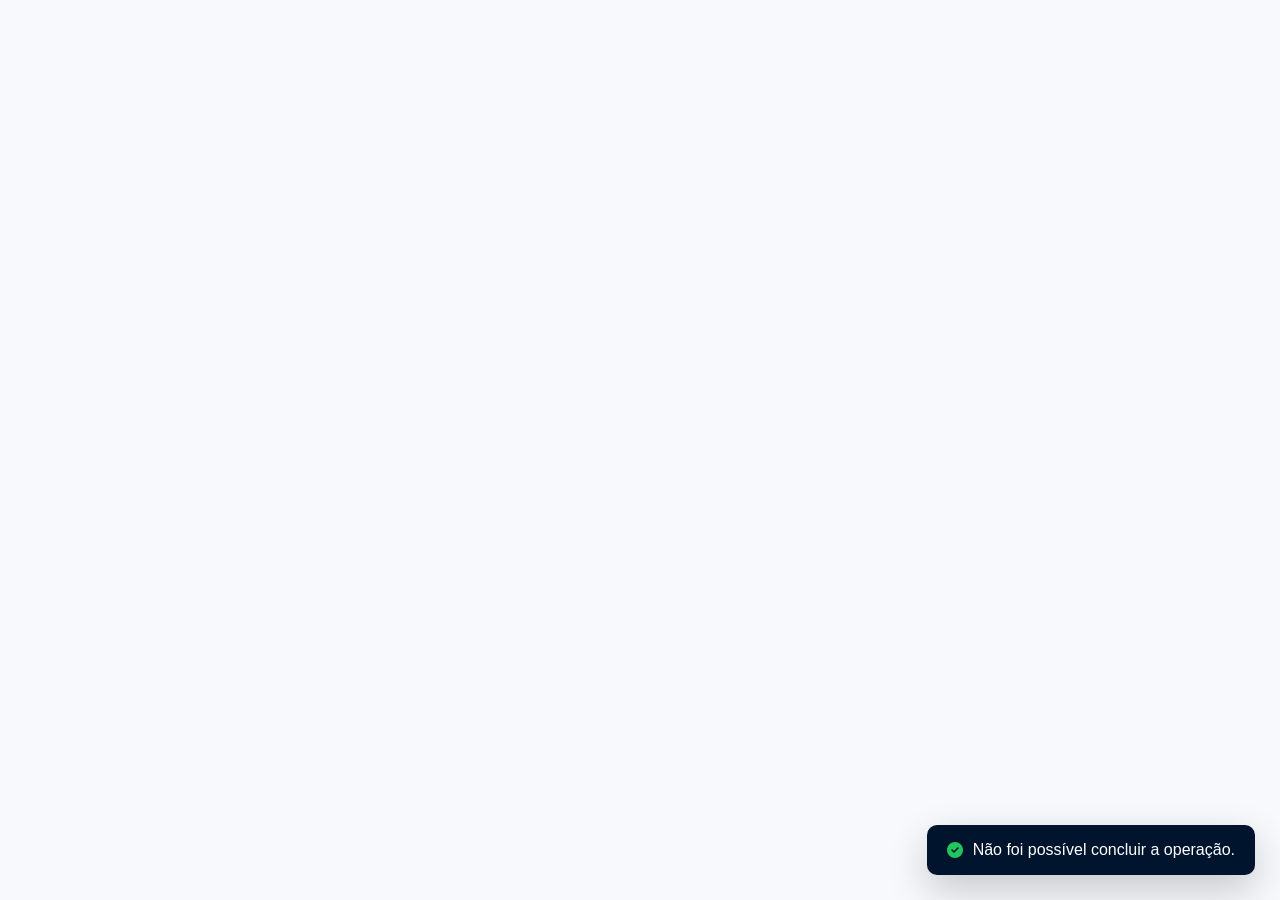
<file: admin.html>
<!DOCTYPE html>
<html lang="pt-BR">

<head>

    <meta charset="UTF-8">

    <meta name="viewport" content="width=device-width, initial-scale=1.0">

    <meta name="robots" content="noindex, nofollow">
    <meta name="theme-color" content="#065eb8">
    <title>Administração | VANLOC</title>

    <link rel="icon" href="favicon.ico?v=2" sizes="any">
    <link rel="icon" type="image/png" sizes="32x32" href="favicon-32.png?v=2">
    <link rel="apple-touch-icon" sizes="180x180" href="apple-touch-icon.png?v=2">

    <link rel="stylesheet" href="style.css?v=2026101702">

    <link
        rel="stylesheet"
        href="https://cdnjs.cloudflare.com/ajax/libs/font-awesome/6.5.2/css/all.min.css"
    >

</head>


<body class="corpo-painel">


<!-- =====================================================
ACESSO (login / instalação)
===================================================== -->

<div id="adminAcesso" class="admin-acesso" style="display:none">

    <div class="admin-acesso-card">

        <div class="admin-acesso-logo">
            <picture><source srcset="img/logo-vanloc.webp" type="image/webp"><img class="logo-completo" src="img/logo-vanloc.png" alt="VANLOC Transportes" width="190" height="112"></picture>
        </div>

        <!-- Login -->

        <form id="formAdminLogin" style="display:none">

            <h1>Administração</h1>
            <p class="subtitulo">Entre com sua conta de administrador.</p>

            <label for="adminEmail">Email</label>
            <input type="email" id="adminEmail" autocomplete="username" required>

            <label for="adminSenha">Senha</label>
            <input type="password" id="adminSenha" autocomplete="current-password" required>

            <button type="submit" class="btn-salvar-plano">Entrar</button>

        </form>

        <!-- Primeiro acesso -->

        <form id="formAdminInstalar" style="display:none">

            <h1>Criar administrador</h1>
            <p class="subtitulo">
                Primeiro acesso ao painel. Informe a chave de instalação
                definida em <code>api/config.php</code>.
            </p>

            <label for="instalarChave">Chave de instalação</label>
            <input type="password" id="instalarChave" autocomplete="off" required>

            <label for="instalarNome">Seu nome</label>
            <input type="text" id="instalarNome" maxlength="120" required>

            <label for="instalarEmail">Email</label>
            <input type="email" id="instalarEmail" autocomplete="username" required>

            <label for="instalarSenha">Senha (mínimo 8 caracteres)</label>
            <input type="password" id="instalarSenha" minlength="8" autocomplete="new-password" required>

            <button type="submit" class="btn-salvar-plano">Criar e entrar</button>

        </form>

        <a class="admin-voltar" href="index.html">
            <i class="fa-solid fa-arrow-left"></i>
            Voltar ao site
        </a>

    </div>

</div>



<!-- =====================================================
PAINEL
===================================================== -->

<div id="adminPainel" class="painel-wrapper" style="display:none">


    <aside class="painel-sidebar">

        <div class="painel-logo">
            <picture><source srcset="img/logo-vanloc-horizontal-claro.webp" type="image/webp"><img class="logo-marca logo-marca-painel" src="img/logo-vanloc-horizontal-claro.png" alt="VANLOC Transportes" width="200" height="39"></picture>
        </div>

        <p class="painel-logo-legenda">Administração</p>

        <nav class="painel-nav">

            <button class="painel-nav-item ativo" data-aba="resumo" onclick="adminAba('resumo')">
                <i class="fa-solid fa-chart-line"></i>
                Visão geral
            </button>

            <button class="painel-nav-item" data-aba="reservas" onclick="adminAba('reservas')">
                <i class="fa-solid fa-ticket"></i>
                Reservas
                <span id="adminBadgePendentes" class="badge-contador" style="display:none">0</span>
            </button>

            <button class="painel-nav-item" data-aba="viagens" onclick="adminAba('viagens')">
                <i class="fa-solid fa-route"></i>
                Viagens
            </button>

            <button class="painel-nav-item" data-aba="entregas" onclick="adminAba('entregas')">
                <i class="fa-solid fa-box"></i>
                Entregas
            </button>

            <button class="painel-nav-item" data-aba="motoristas" onclick="adminAba('motoristas')">
                <i class="fa-solid fa-id-card"></i>
                Motoristas
            </button>

            <button class="painel-nav-item" data-aba="passageiros" onclick="adminAba('passageiros')">
                <i class="fa-solid fa-users"></i>
                Passageiros
            </button>

            <button class="painel-nav-item" data-aba="admins" onclick="adminAba('admins')">
                <i class="fa-solid fa-user-shield"></i>
                Administradores
            </button>

        </nav>

        <div class="painel-sidebar-rodape">

            <a href="index.html" target="_blank" rel="noopener">
                <i class="fa-solid fa-arrow-up-right-from-square"></i>
                Ver o site
            </a>

            <button onclick="adminSair()">
                <i class="fa-solid fa-right-from-bracket"></i>
                Sair
            </button>

        </div>

    </aside>



    <main class="painel-conteudo">

        <header class="painel-topo">
            <div>
                <h1 id="adminSaudacao">Olá!</h1>
                <p>Acompanhe e gerencie toda a plataforma VANLOC.</p>
            </div>
        </header>


        <!-- =================================================
        VISÃO GERAL
        ================================================= -->

        <section id="adminAbaResumo" class="painel-aba">

            <div class="stats-grid">

                <div class="stat-card">
                    <i class="fa-solid fa-users"></i>
                    <div>
                        <strong id="resPassageiros">0</strong>
                        <span id="resPassageirosNovos">Passageiros</span>
                    </div>
                </div>

                <div class="stat-card">
                    <i class="fa-solid fa-id-card"></i>
                    <div>
                        <strong id="resMotoristas">0</strong>
                        <span id="resMotoristasNovos">Motoristas</span>
                    </div>
                </div>

                <div class="stat-card">
                    <i class="fa-solid fa-route"></i>
                    <div>
                        <strong id="resViagens">0</strong>
                        <span>Viagens ativas</span>
                    </div>
                </div>

                <div class="stat-card">
                    <i class="fa-solid fa-sack-dollar"></i>
                    <div>
                        <strong id="resReceita">R$ 0,00</strong>
                        <span>Em reservas confirmadas</span>
                    </div>
                </div>

            </div>


            <div class="admin-duas-colunas">

                <div class="painel-card">
                    <h2>Reservas por status</h2>
                    <div id="resStatus" class="admin-barras"></div>
                </div>

                <div class="painel-card">
                    <h2>Rotas mais procuradas</h2>
                    <div id="resRotas"></div>
                </div>

            </div>


            <div class="painel-card">
                <h2>Últimas reservas</h2>
                <div id="resUltimas" class="admin-tabela-wrap"></div>
            </div>

        </section>


        <!-- =================================================
        RESERVAS
        ================================================= -->

        <section id="adminAbaReservas" class="painel-aba" style="display:none">

            <div class="painel-card">

                <div class="admin-filtros">
                    <h2>Reservas</h2>
                    <input type="search" id="filtroReservasQ" placeholder="Código, passageiro, motorista ou cidade">
                    <select id="filtroReservasStatus">
                        <option value="">Todos os status</option>
                        <option value="solicitada">Aguardando motorista</option>
                        <option value="confirmada">Confirmadas</option>
                        <option value="recusada">Recusadas</option>
                        <option value="cancelada">Canceladas</option>
                    </select>
                </div>

                <div id="listaAdminReservas" class="admin-tabela-wrap"></div>

            </div>

        </section>


        <!-- =================================================
        VIAGENS
        ================================================= -->

        <section id="adminAbaViagens" class="painel-aba" style="display:none">

            <div class="painel-card">

                <div class="admin-filtros">
                    <h2>Viagens</h2>
                    <input type="search" id="filtroViagensQ" placeholder="Origem, destino ou motorista">
                    <select id="filtroViagensStatus">
                        <option value="">Todas</option>
                        <option value="ativa" selected>Ativas</option>
                        <option value="encerrada">Encerradas</option>
                        <option value="cancelada">Canceladas</option>
                    </select>
                </div>

                <div id="listaAdminViagens" class="admin-tabela-wrap"></div>

            </div>

        </section>


        <!-- =================================================
        ENTREGAS
        ================================================= -->

        <section id="adminAbaEntregas" class="painel-aba" style="display:none">

            <div class="painel-card">

                <div class="admin-filtros">
                    <h2>Entregas</h2>
                    <input type="search" id="filtroEntregasQ" placeholder="Código, carga, cidade, motorista ou cliente">
                    <select id="filtroEntregasStatus">
                        <option value="">Todos os status</option>
                        <option value="disponivel">Aguardando motorista</option>
                        <option value="andamento">Em andamento</option>
                        <option value="entregue">Entregues</option>
                        <option value="cancelada">Canceladas</option>
                    </select>
                    <button type="button" class="btn-novo-plano" id="botaoNovaEntregaAdmin" onclick="adminAbrirFormEntrega()">
                        <i class="fa-solid fa-plus"></i>
                        Nova entrega
                    </button>
                </div>

                <form id="formEntregaAdmin" class="form-plano-card entrega-form" style="display:none">

                    <h3>Nova solicitação de entrega</h3>
                    <p class="painel-texto">
                        Use para cadastrar pedidos de lojas parceiras ou vendedores
                        (Mercado Livre, Shopee etc.). A entrega fica disponível na hora
                        para os motoristas com capacidade de carga compatível.
                    </p>

                    <div id="camposEntregaAdmin"></div>

                    <div class="form-plano-botoes">
                        <button type="submit" class="btn-salvar-plano">Publicar entrega</button>
                        <button type="button" class="btn-cancelar-plano" onclick="adminFecharFormEntrega()">Cancelar</button>
                    </div>

                </form>

                <div id="listaAdminEntregas" class="admin-tabela-wrap"></div>

            </div>

        </section>


        <!-- =================================================
        MOTORISTAS
        ================================================= -->

        <section id="adminAbaMotoristas" class="painel-aba" style="display:none">

            <div class="painel-card">

                <div class="admin-filtros">
                    <h2>Motoristas</h2>
                    <input type="search" id="filtroMotoristasQ" placeholder="Nome, email, telefone ou placa">
                </div>

                <div id="listaAdminMotoristas" class="admin-tabela-wrap"></div>

                <p class="painel-obs">
                    <i class="fa-solid fa-circle-info"></i>
                    Um motorista bloqueado não consegue entrar no painel
                    e as viagens dele deixam de aparecer no site.
                </p>

            </div>

        </section>


        <!-- =================================================
        PASSAGEIROS
        ================================================= -->

        <section id="adminAbaPassageiros" class="painel-aba" style="display:none">

            <div class="painel-card">

                <div class="admin-filtros">
                    <h2>Clientes e passageiros</h2>
                    <input type="search" id="filtroPassageirosQ" placeholder="Nome, email, telefone ou cidade">
                </div>

                <div id="listaAdminPassageiros" class="admin-tabela-wrap"></div>

                <p class="painel-obs">
                    <i class="fa-solid fa-circle-info"></i>
                    Inclui empresas e lojas que publicam entregas. Uma conta bloqueada
                    não consegue entrar, reservar viagens nem publicar entregas.
                </p>

            </div>

        </section>


        <!-- =================================================
        ADMINISTRADORES
        ================================================= -->

        <section id="adminAbaAdmins" class="painel-aba" style="display:none">

            <div class="painel-card">
                <h2>Administradores</h2>
                <div id="listaAdmins" class="admin-tabela-wrap"></div>
            </div>

            <div class="admin-duas-colunas">

                <form id="formNovoAdmin" class="form-plano-card">

                    <h3>Novo administrador</h3>

                    <label for="novoAdminNome">Nome</label>
                    <input type="text" id="novoAdminNome" maxlength="120" required>

                    <label for="novoAdminEmail">Email</label>
                    <input type="email" id="novoAdminEmail" required>

                    <label for="novoAdminSenha">Senha (mínimo 8 caracteres)</label>
                    <input type="password" id="novoAdminSenha" minlength="8" autocomplete="new-password" required>

                    <div class="form-plano-botoes">
                        <button type="submit" class="btn-salvar-plano">Adicionar</button>
                    </div>

                </form>

                <form id="formSenhaAdmin" class="form-plano-card">

                    <h3>Alterar minha senha</h3>

                    <label for="senhaAtualAdmin">Senha atual</label>
                    <input type="password" id="senhaAtualAdmin" autocomplete="current-password" required>

                    <label for="senhaNovaAdmin">Nova senha (mínimo 8 caracteres)</label>
                    <input type="password" id="senhaNovaAdmin" minlength="8" autocomplete="new-password" required>

                    <label for="senhaConfirmaAdmin">Confirme a nova senha</label>
                    <input type="password" id="senhaConfirmaAdmin" minlength="8" autocomplete="new-password" required>

                    <div class="form-plano-botoes">
                        <button type="submit" class="btn-salvar-plano">Alterar senha</button>
                    </div>

                </form>

            </div>

        </section>

    </main>

</div>



<!-- =====================================================
NOTIFICAÇÃO
===================================================== -->

<div id="notificacao" class="notificacao">
    <i class="fa-solid fa-circle-check"></i>
    <span id="mensagemNotificacao"></span>
</div>


<script src="script.js?v=2026101702"></script>
<script src="entregas.js?v=2026101702"></script>
<script src="admin.js?v=2026101702"></script>

</body>

</html>
</file>
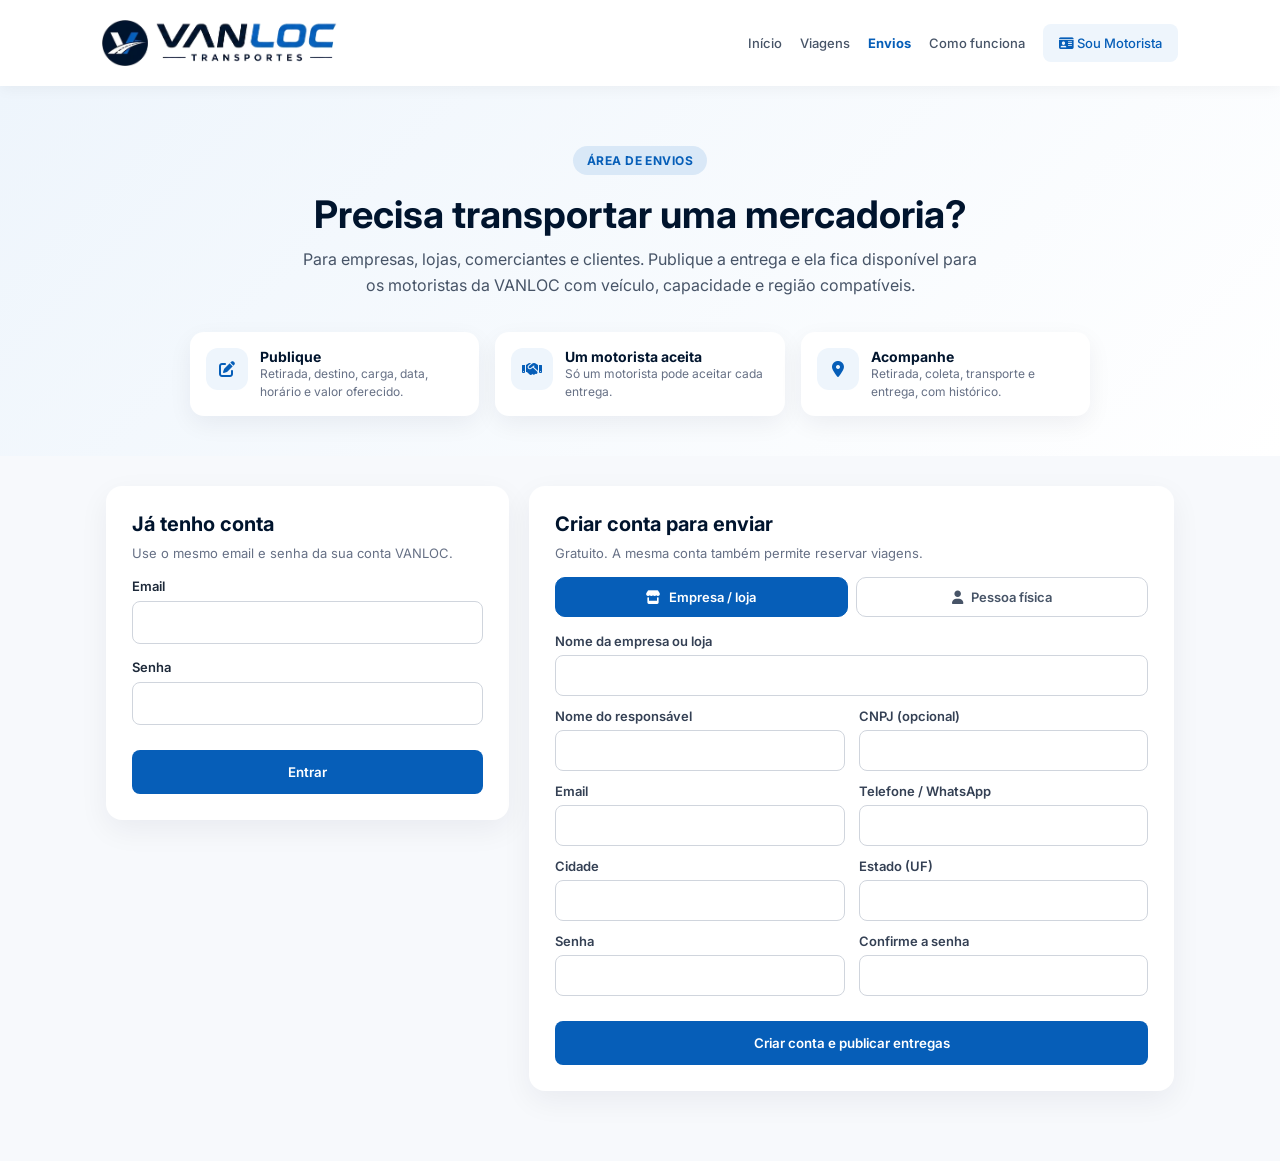
<file: envios.html>
<!DOCTYPE html>
<html lang="pt-BR">

<head>

    <meta charset="UTF-8">


    <!-- Consentimento de cookies (LGPD): o Google Analytics só grava cookies
         depois que o visitante aceita no banner do Cookiebot -->
    <script data-cookieconsent="ignore">
      window.dataLayer = window.dataLayer || [];
      function gtag(){dataLayer.push(arguments);}
      gtag('consent', 'default', {
        ad_personalization: 'denied',
        ad_storage: 'denied',
        ad_user_data: 'denied',
        analytics_storage: 'denied',
        functionality_storage: 'denied',
        personalization_storage: 'denied',
        security_storage: 'granted',
        wait_for_update: 500
      });
      gtag('set', 'ads_data_redaction', true);
      gtag('set', 'url_passthrough', false);
    </script>

    <script id="Cookiebot" src="https://consent.cookiebot.com/uc.js" data-cbid="9d2e2529-ebc4-43b4-9824-0b7499764c40" type="text/javascript" async></script>


    <!-- Google tag (gtag.js) -->
    <script async src="https://www.googletagmanager.com/gtag/js?id=G-K7MR91K7YY"></script>
    <script>
      window.dataLayer = window.dataLayer || [];
      function gtag(){dataLayer.push(arguments);}
      gtag('js', new Date());

      gtag('config', 'G-K7MR91K7YY');
    </script>



    <meta name="viewport" content="width=device-width, initial-scale=1.0">

    <title>Área de Envios | VANLOC</title>
    <meta name="description" content="Empresas, lojas, comerciantes e clientes publicam suas entregas na VANLOC e motoristas compatíveis aceitam o serviço.">
    <meta name="theme-color" content="#065eb8">
    <meta property="og:title" content="Área de Envios | VANLOC">
    <meta property="og:image" content="https://vanloc.tecnicoeminformatica.online/img/vanloc-compartilhar.png">

    <link rel="icon" href="favicon.ico?v=2" sizes="any">
    <link rel="icon" type="image/png" sizes="32x32" href="favicon-32.png?v=2">
    <link rel="icon" type="image/png" sizes="192x192" href="favicon-192.png?v=2">
    <link rel="apple-touch-icon" sizes="180x180" href="apple-touch-icon.png?v=2">
    <link rel="preconnect" href="https://fonts.googleapis.com">
    <link rel="preconnect" href="https://fonts.gstatic.com" crossorigin>
    <link rel="stylesheet" href="https://fonts.googleapis.com/css2?family=Inter:wght@400;500;600;700;800&display=swap">
    <link rel="stylesheet" href="style.css?v=2026101702">

    <link
        rel="stylesheet"
        href="https://cdnjs.cloudflare.com/ajax/libs/font-awesome/6.5.2/css/all.min.css"
    >

</head>


<body class="pagina-envios">


<!-- =====================================================
HEADER
===================================================== -->

<header id="topo">

    <a class="logo" href="index.html" aria-label="VANLOC Transportes - início">

        <picture><source srcset="img/logo-vanloc-horizontal.webp" type="image/webp"><img class="logo-marca" src="img/logo-vanloc-horizontal.png" alt="VANLOC Transportes" width="238" height="46"></picture>

    </a>


    <nav id="menuPrincipal" aria-label="Menu principal">

        <a href="index.html">Início</a>

        <a href="index.html#viagens">Viagens</a>

        <a href="envios.html" class="ativo" aria-current="page">Envios</a>

        <a href="index.html#como-funciona">Como funciona</a>

        <a class="btn-motorista" href="dashboard.html">

            <i class="fa-solid fa-id-card"></i>

            Sou Motorista

        </a>

    </nav>

    <button class="menu-toggle" id="menuToggle" type="button"
        aria-label="Abrir menu" aria-expanded="false" aria-controls="menuPrincipal">
        <i class="fa-solid fa-bars"></i>
    </button>

</header>



<!-- =====================================================
APRESENTAÇÃO
===================================================== -->

<section class="envios-hero">

    <span class="envios-selo">ÁREA DE ENVIOS</span>

    <h1>Precisa transportar uma mercadoria?</h1>

    <p>
        Para empresas, lojas, comerciantes e clientes. Publique a entrega
        e ela fica disponível para os motoristas da VANLOC com veículo,
        capacidade e região compatíveis.
    </p>

    <ol class="envios-passos">

        <li>
            <i class="fa-solid fa-pen-to-square"></i>
            <strong>Publique</strong>
            <span>Retirada, destino, carga, data, horário e valor oferecido.</span>
        </li>

        <li>
            <i class="fa-solid fa-handshake"></i>
            <strong>Um motorista aceita</strong>
            <span>Só um motorista pode aceitar cada entrega.</span>
        </li>

        <li>
            <i class="fa-solid fa-location-dot"></i>
            <strong>Acompanhe</strong>
            <span>Retirada, coleta, transporte e entrega, com histórico.</span>
        </li>

    </ol>

</section>



<main class="envios-conteudo">


    <!-- =================================================
    SEM LOGIN: entrar ou criar conta
    ================================================= -->

    <div id="enviosAcesso" class="envios-acesso" style="display:none">

        <form id="formEnviosLogin" class="envios-card">

            <h2>Já tenho conta</h2>
            <p class="painel-texto">Use o mesmo email e senha da sua conta VANLOC.</p>

            <label for="enviosEmail">Email</label>
            <input type="email" id="enviosEmail" autocomplete="email" required>

            <label for="enviosSenha">Senha</label>
            <input type="password" id="enviosSenha" autocomplete="current-password" required>

            <button type="submit">Entrar</button>

        </form>


        <form id="formEnviosCadastro" class="envios-card">

            <h2>Criar conta para enviar</h2>
            <p class="painel-texto">Gratuito. A mesma conta também permite reservar viagens.</p>

            <div class="login-tipo" role="radiogroup" aria-label="Tipo de conta">

                <label>
                    <input type="radio" name="tipoConta" value="empresa" checked>
                    <span><i class="fa-solid fa-store"></i> Empresa / loja</span>
                </label>

                <label>
                    <input type="radio" name="tipoConta" value="pessoa">
                    <span><i class="fa-solid fa-user"></i> Pessoa física</span>
                </label>

            </div>

            <div class="entrega-form-grid">

                <div class="largura-total" id="campoEmpresaNome">
                    <label for="cadEmpresa">Nome da empresa ou loja</label>
                    <input type="text" id="cadEmpresa" maxlength="120">
                </div>

                <div>
                    <label for="cadNome">Nome do responsável</label>
                    <input type="text" id="cadNome" maxlength="120" required>
                </div>

                <div>
                    <label for="cadDocumento" id="rotuloDocumento">CNPJ (opcional)</label>
                    <input type="text" id="cadDocumento" maxlength="18" inputmode="numeric">
                </div>

                <div>
                    <label for="cadEmail">Email</label>
                    <input type="email" id="cadEmail" autocomplete="email" required>
                </div>

                <div>
                    <label for="cadTelefone">Telefone / WhatsApp</label>
                    <input type="tel" id="cadTelefone" maxlength="20" required>
                </div>

                <div>
                    <label for="cadCidade">Cidade</label>
                    <input type="text" id="cadCidade" maxlength="80" required>
                </div>

                <div>
                    <label for="cadEstado">Estado (UF)</label>
                    <input type="text" id="cadEstado" maxlength="2">
                </div>

                <div>
                    <label for="cadSenha">Senha</label>
                    <input type="password" id="cadSenha" minlength="6" autocomplete="new-password" required>
                </div>

                <div>
                    <label for="cadSenha2">Confirme a senha</label>
                    <input type="password" id="cadSenha2" minlength="6" autocomplete="new-password" required>
                </div>

            </div>

            <button type="submit">Criar conta e publicar entregas</button>

        </form>

    </div>


    <!-- =================================================
    LOGADO COMO MOTORISTA
    ================================================= -->

    <div id="enviosMotorista" class="envios-card envios-aviso" style="display:none">

        <i class="fa-solid fa-circle-info"></i>

        <div>
            <h2>Você está conectado como motorista</h2>
            <p>
                Motoristas não publicam entregas: as solicitações são feitas por
                empresas e clientes. Veja e aceite as entregas compatíveis no seu painel.
            </p>
            <div class="envios-aviso-acoes">
                <a class="btn-salvar-plano" href="dashboard.html#entregas">Ver entregas disponíveis</a>
                <button type="button" class="btn-cancelar-plano" onclick="vlSair()">Sair e entrar como cliente</button>
            </div>
        </div>

    </div>


    <!-- =================================================
    LOGADO COMO CLIENTE (empresa ou pessoa)
    ================================================= -->

    <div id="enviosPainel" style="display:none">

        <div class="envios-conta">

            <div>
                <span id="enviosTipoConta">Conta</span>
                <strong id="enviosNomeConta"></strong>
            </div>

            <div class="envios-conta-acoes">
                <a href="dashboard-passageiro.html">Minha conta</a>
                <button type="button" onclick="vlSair()">Sair</button>
            </div>

        </div>


        <div class="envios-card">

            <div class="entregas-abas" role="tablist">

                <button type="button" class="entregas-aba ativo" data-lista="nova" onclick="enviosAba('nova')">
                    <i class="fa-solid fa-plus"></i>
                    Nova solicitação
                </button>

                <button type="button" class="entregas-aba" data-lista="andamento" onclick="enviosAba('andamento')">
                    Em andamento
                    <span id="contEnviosAndamento" class="entregas-contador">0</span>
                </button>

                <button type="button" class="entregas-aba" data-lista="historico" onclick="enviosAba('historico')">
                    Histórico
                    <span id="contEnviosHistorico" class="entregas-contador">0</span>
                </button>

            </div>


            <form id="formEnvio" class="entrega-form">

                <div id="camposEnvio"></div>

                <button type="submit">
                    <i class="fa-solid fa-paper-plane"></i>
                    Publicar entrega
                </button>

            </form>


            <div id="listaEnvios" class="entregas-lista" style="display:none"></div>

        </div>

    </div>

</main>



<!-- =====================================================
NOTIFICAÇÃO
===================================================== -->

<div id="notificacao" class="notificacao">
    <i class="fa-solid fa-circle-check"></i>
    <span id="mensagemNotificacao"></span>
</div>


<script src="script.js?v=2026101702"></script>
<script src="entregas.js?v=2026101702"></script>
<script src="envios.js?v=2026101702"></script>

</body>

</html>
</file>
<file: style.css>
/* Fonte Inter carregada via <link> no HTML (mais rápido que @import) */


* {
    margin: 0;
    padding: 0;
    box-sizing: border-box;
}


html {
    scroll-behavior: smooth;
}


body {
    font-family: 'Inter', sans-serif;
    background: #f7f9fc;
    color: #1d2939;
}


/* =====================================================
HEADER
===================================================== */

header {

    width: 100%;

    display: flex;

    justify-content: space-between;

    align-items: center;

    padding: 20px 8%;

    background: white;

    position: sticky;

    top: 0;

    z-index: 100;

    box-shadow: 0 2px 15px rgba(0,0,0,0.05);

}


.logo {

    font-size: 24px;

    font-weight: 800;

    color: #00142d;

    display: flex;

    align-items: center;

    gap: 8px;

}


.logo i {

    color: #065eb8;

}


.logo span {

    color: #065eb8;

}


.logo .destaque {

    color: #00142d;

}


nav {

    display: flex;

    align-items: center;

    gap: 18px;

}


nav a {

    text-decoration: none;

    color: #475467;

    font-size: 13px;

    font-weight: 500;

}


nav a:hover {

    color: #065eb8;

}


button {

    border: none;

    cursor: pointer;

    font-family: inherit;

}


.btn-login {

    background: #00142d;

    color: white;

    padding: 11px 18px;

    border-radius: 8px;

}


.btn-motorista {

    background: #eef5fc;

    color: #065eb8;

    padding: 11px 16px;

    border-radius: 8px;

}


/* =====================================================
HERO
===================================================== */

.hero {

    min-height: 580px;

    padding: 80px 10%;

    display: grid;

    grid-template-columns: 1fr 420px;

    gap: 80px;

    align-items: center;

    background: linear-gradient(
        135deg,
        #eef5fc,
        #ffffff
    );

}


.tag {

    background: #d9e8f7;

    color: #065eb8;

    padding: 8px 14px;

    border-radius: 30px;

    font-size: 13px;

    font-weight: 600;

    display: inline-flex;

    gap: 7px;

    margin-bottom: 22px;

}


.hero h1 {

    font-size: 55px;

    line-height: 1.1;

    margin-bottom: 20px;

    color: #00142d;

}


.hero h1 span {

    color: #065eb8;

}


.hero p {

    color: #667085;

    font-size: 17px;

    line-height: 1.7;

    max-width: 600px;

}


.hero-buttons {

    display: flex;

    gap: 15px;

    margin-top: 30px;

}


.btn-principal {

    background: #065eb8;

    color: white;

    padding: 15px 22px;

    border-radius: 10px;

    text-decoration: none;

    font-weight: 600;

}


.btn-secundario {

    background: white;

    color: #00142d;

    padding: 15px 20px;

    border-radius: 10px;

    border: 1px solid #d0d5dd;

}


/* HERO CARD */

.hero-card {

    background: #00142d;

    padding: 35px;

    border-radius: 25px;

    color: white;

    text-align: center;

    box-shadow: 0 25px 50px rgba(6, 94, 184,0.2);

}


.status-online {

    position: absolute;

    left: 0;

    bottom: 46px;

    display: inline-flex;

    gap: 8px;

    align-items: center;

    background: rgba(255,255,255,0.14);

    backdrop-filter: blur(6px);

    -webkit-backdrop-filter: blur(6px);

    padding: 8px 14px;

    border-radius: 30px;

    font-size: 12px;

    transform: translateZ(84px);

}


.status-online span {

    width: 8px;

    height: 8px;

    background: #22c55e;

    border-radius: 50%;

}


/* ---------- Van em 3D ---------- */

.van-stage {

    position: relative;

    height: 300px;

    margin: 6px 0 26px;

    perspective: 900px;

}


.van-tilt {

    position: absolute;

    inset: 0;

    transform-style: preserve-3d;

    transform: rotateX(var(--rx, 0deg)) rotateY(var(--ry, 0deg));

    transition: transform 0.18s ease-out;

    will-change: transform;

}


.van-glow {

    position: absolute;

    left: 50%;

    top: 46%;

    width: 80%;

    height: 72%;

    transform: translate(-50%, -50%) translateZ(-30px);

    background: radial-gradient(
        closest-side,
        rgba(78, 148, 219,0.42),
        rgba(78, 148, 219,0) 72%
    );

    pointer-events: none;

}


.van-floor {

    position: absolute;

    left: 50%;

    bottom: 14px;

    width: 70%;

    height: 24px;

    transform: translateX(-50%);

    background: radial-gradient(
        closest-side,
        rgba(0,0,0,0.55),
        rgba(0,0,0,0) 100%
    );

    filter: blur(4px);

    pointer-events: none;

}


.van-float {

    position: absolute;

    left: 50%;

    bottom: -25px;

    width: 185%;

    transform-style: preserve-3d;

    transform: translateX(-50%) translateZ(46px);

    animation: vanFlutuar 5s ease-in-out infinite;

}


.van-img {

    display: block;

    width: 100%;

    height: auto;

    user-select: none;

    -webkit-user-drag: none;

    filter:
        drop-shadow(0 16px 14px rgba(0,0,0,0.45))
        drop-shadow(0 0 22px rgba(78, 148, 219,0.22));

}


@keyframes vanFlutuar {

    0%, 100% {
        transform: translateX(-50%) translateZ(46px) translateY(0);
    }

    50% {
        transform: translateX(-50%) translateZ(46px) translateY(-7px);
    }

}


.hero-card h3 {

    font-size: 24px;

    margin-bottom: 10px;

}


.hero-card p {

    color: #cbd5e1;

    font-size: 14px;

}


.estatisticas {

    display: flex;

    justify-content: space-between;

    margin-top: 35px;

    border-top: 1px solid rgba(255,255,255,0.1);

    padding-top: 25px;

}


.estatisticas div {

    display: flex;

    flex-direction: column;

}


.estatisticas strong {

    font-size: 20px;

}


.estatisticas span {

    font-size: 12px;

    color: #94a3b8;

}


/* =====================================================
BUSCA
===================================================== */

.busca {

    padding: 0 10%;

    margin-top: -40px;

    position: relative;

}


.busca-container {

    background: white;

    padding: 30px;

    border-radius: 18px;

    box-shadow: 0 15px 40px rgba(0,0,0,0.08);

}


.busca-container h2 {

    margin-bottom: 20px;

}


.form-busca {

    display: grid;

    grid-template-columns: 1fr 1fr 180px;

    gap: 20px;

}


.campo {

    display: flex;

    flex-direction: column;

}


.campo label {

    font-size: 13px;

    font-weight: 600;

    margin-bottom: 8px;

}


input {

    padding: 13px;

    border: 1px solid #d0d5dd;

    border-radius: 8px;

    outline: none;

}


input:focus {

    border-color: #065eb8;

}


.form-busca button {

    background: #065eb8;

    color: white;

    border-radius: 8px;

    font-weight: 600;

}


/* =====================================================
SEÇÕES
===================================================== */

.viagens,
.como-funciona {

    padding: 100px 10%;

}


.titulo-secao {

    text-align: center;

    margin-bottom: 50px;

}


.titulo-secao span {

    color: #065eb8;

    font-weight: 700;

    font-size: 13px;

}


.titulo-secao h2 {

    font-size: 36px;

    color: #00142d;

    margin: 10px 0;

}


.titulo-secao p {

    color: #667085;

}


/* =====================================================
VIAGENS
===================================================== */

.viagens-grid {

    display: grid;

    grid-template-columns: repeat(3, 1fr);

    gap: 25px;

}


.viagem-card {

    background: white;

    border-radius: 16px;

    overflow: hidden;

    box-shadow: 0 8px 30px rgba(0,0,0,0.06);

    transition: 0.3s;

}


.viagem-card:hover {

    transform: translateY(-7px);

}


.imagem-van {

    height: 190px;

    position: relative;

}


.imagem-van img {

    width: 100%;

    height: 100%;

    object-fit: cover;

}


.disponivel {

    position: absolute;

    top: 15px;

    right: 15px;

    background: #dcfce7;

    color: #15803d;

    padding: 7px 12px;

    border-radius: 20px;

    font-size: 11px;

    font-weight: 700;

}


.viagem-info {

    padding: 22px;

}


.motorista-info {

    display: flex;

    align-items: center;

    gap: 10px;

    margin-bottom: 20px;

}


.avatar {

    width: 45px;

    height: 45px;

    border-radius: 50%;

    background: #d9e8f7;

    color: #065eb8;

    display: flex;

    justify-content: center;

    align-items: center;

    font-weight: 700;

}


.motorista-info div:last-child {

    display: flex;

    flex-direction: column;

}


.motorista-info strong {

    font-size: 13px;

}


.motorista-info span {

    font-size: 10px;

    color: #16a34a;

}


.viagem-info h3 {

    color: #00142d;

    margin-bottom: 18px;

    font-size: 18px;

}


.viagem-info h3 i {

    color: #065eb8;

    margin: 0 7px;

}


.detalhes {

    display: flex;

    gap: 20px;

    margin-bottom: 25px;

    color: #667085;

    font-size: 12px;

}


.detalhes i {

    color: #065eb8;

}


.rodape-viagem {

    border-top: 1px solid #eaecf0;

    padding-top: 18px;

    display: flex;

    justify-content: space-between;

    align-items: center;

    gap: 15px;

}


.preco {

    min-width: 120px;

}


.preco small {

    display: block;

    color: #98a2b3;

    font-size: 10px;

}


.preco strong {

    color: #065eb8;

    font-size: 19px;

}


.preco .valor-minimo {

    color: #16a34a;

    font-size: 9px;

    margin-top: 5px;

}


.botoes-viagem {

    display: flex;

    flex-direction: column;

    gap: 7px;

    width: 145px;

}


.btn-planos {

    background: #eef5fc;

    color: #065eb8;

    border: 1px solid #b5d2ef;

    padding: 9px 8px;

    border-radius: 7px;

    font-size: 10px;

    font-weight: 600;

}


.btn-planos:hover {

    background: #d9e8f7;

}


.btn-reservar {

    background: #065eb8;

    color: white;

    padding: 9px 8px;

    border-radius: 7px;

    font-size: 11px;

    font-weight: 600;

}


/* =====================================================
PASSAGEIRO
===================================================== */

.passageiro {

    padding: 100px 10%;

    background: #eef5fc;

    display: grid;

    grid-template-columns: 1fr 450px;

    gap: 80px;

    align-items: center;

}


.passageiro-info > span {

    color: #065eb8;

    font-size: 13px;

    font-weight: 700;

}


.passageiro-info h2 {

    font-size: 42px;

    color: #00142d;

    margin: 15px 0 20px;

    line-height: 1.2;

}


.passageiro-info > p {

    color: #667085;

    line-height: 1.8;

    font-size: 16px;

    margin-bottom: 35px;

}


.beneficios-passageiro {

    display: flex;

    flex-direction: column;

    gap: 20px;

}


.beneficios-passageiro > div {

    display: flex;

    align-items: center;

    gap: 15px;

}


.beneficios-passageiro i {

    width: 50px;

    height: 50px;

    background: white;

    color: #065eb8;

    border-radius: 12px;

    display: flex;

    align-items: center;

    justify-content: center;

    font-size: 20px;

    box-shadow: 0 5px 15px rgba(0,0,0,0.05);

}


.beneficios-passageiro strong {

    color: #00142d;

    display: block;

    margin-bottom: 5px;

}


.beneficios-passageiro p {

    color: #667085;

    font-size: 13px;

}


.card-cadastro-passageiro {

    background: white;

    padding: 40px;

    border-radius: 20px;

    box-shadow: 0 20px 50px rgba(6, 94, 184,0.12);

}


.icone-passageiro {

    width: 60px;

    height: 60px;

    background: #065eb8;

    color: white;

    border-radius: 15px;

    display: flex;

    justify-content: center;

    align-items: center;

    font-size: 25px;

    margin-bottom: 20px;

}


.card-cadastro-passageiro h2 {

    color: #00142d;

    margin-bottom: 8px;

}


.card-cadastro-passageiro > p {

    color: #667085;

    font-size: 14px;

    margin-bottom: 20px;

}


#formCadastroPassageiro label {

    display: block;

    margin-top: 15px;

    margin-bottom: 7px;

    font-size: 13px;

    font-weight: 600;

    color: #344054;

}


#formCadastroPassageiro input {

    width: 100%;

    padding: 13px;

    border: 1px solid #d0d5dd;

    border-radius: 8px;

    font-family: inherit;

}


.termos {

    display: flex;

    align-items: center;

    gap: 8px;

    margin-top: 20px;

}


.termos input {

    width: auto !important;

}


.termos label {

    margin: 0 !important;

    font-size: 12px !important;

    color: #667085 !important;

}


.btn-passageiro {

    width: 100%;

    margin-top: 25px;

    padding: 15px;

    background: #065eb8;

    color: white;

    border-radius: 8px;

    font-weight: 600;

}


.login-passageiro {

    text-align: center;

    margin-top: 20px;

    font-size: 13px;

    color: #667085;

}


.login-passageiro a {

    color: #065eb8;

    font-weight: 600;

    text-decoration: none;

}


/* =====================================================
COMO FUNCIONA
===================================================== */

.como-funciona {

    background: white;

}


.passos {

    display: grid;

    grid-template-columns: repeat(4, 1fr);

    gap: 25px;

}


.passo {

    text-align: center;

    padding: 30px;

}


.numero {

    width: 28px;

    height: 28px;

    background: #065eb8;

    color: white;

    border-radius: 50%;

    display: flex;

    justify-content: center;

    align-items: center;

    margin: auto;

    font-size: 12px;

}


.passo > i {

    font-size: 45px;

    color: #065eb8;

    margin: 20px 0;

}


.passo h3 {

    margin-bottom: 10px;

}


.passo p {

    color: #667085;

    font-size: 14px;

    line-height: 1.6;

}


/* =====================================================
VANTAGENS
===================================================== */

.vantagens {

    padding: 100px 10%;

    display: grid;

    grid-template-columns: 1fr 400px;

    gap: 80px;

    align-items: center;

}


.vantagens-texto span {

    color: #065eb8;

    font-size: 13px;

    font-weight: 700;

}


.vantagens-texto h2 {

    font-size: 40px;

    margin: 15px 0;

    color: #00142d;

}


.vantagens-texto p {

    color: #667085;

    line-height: 1.7;

}


.vantagens-texto ul {

    list-style: none;

    margin-top: 30px;

}


.vantagens-texto li {

    margin: 16px 0;

    font-weight: 500;

}


.vantagens-texto li i {

    color: #22c55e;

    margin-right: 8px;

}


.vantagens-card {

    background: linear-gradient(
        135deg,
        #065eb8,
        #00142d
    );

    color: white;

    padding: 60px 40px;

    border-radius: 25px;

    text-align: center;

}


.vantagens-card i {

    font-size: 80px;

    margin-bottom: 25px;

}


.vantagens-card h3 {

    font-size: 25px;

    margin-bottom: 15px;

}


.vantagens-card p {

    color: #d9e8f7;

    line-height: 1.6;

}


/* =====================================================
MOTORISTA
===================================================== */

.motorista-banner {

    margin: 0 10% 80px;

    padding: 55px;

    border-radius: 20px;

    background: #00142d;

    color: white;

    display: flex;

    justify-content: space-between;

    align-items: center;

}


.motorista-banner span {

    color: #4e94db;

    font-weight: 700;

    font-size: 13px;

}


.motorista-banner h2 {

    font-size: 32px;

    margin: 10px 0;

}


.motorista-banner p {

    color: #cbd5e1;

}


.motorista-banner button {

    background: #065eb8;

    color: white;

    padding: 16px 22px;

    border-radius: 10px;

    font-weight: 600;

}


/* =====================================================
FOOTER
===================================================== */

footer {

    background: #000c1d;

    color: white;

    padding: 60px 10%;

    display: grid;

    grid-template-columns: 2fr 1fr 1fr;

    gap: 40px;

}


footer h4 {

    margin-bottom: 20px;

}


footer a {

    display: block;

    color: #94a3b8;

    text-decoration: none;

    margin-bottom: 10px;

    font-size: 14px;

}


footer p {

    color: #94a3b8;

    margin: 10px 0;

    font-size: 14px;

}


.copyright {

    background: #000814;

    color: #64748b;

    text-align: center;

    padding: 20px;

    font-size: 12px;

}


.aviso-painel-motorista {

    display: flex;

    gap: 12px;

    align-items: flex-start;

    background: #eef5fc;

    border: 1px solid #b5d2ef;

    border-radius: 10px;

    padding: 16px;

    margin-top: 25px;

}


.aviso-painel-motorista i {

    color: #065eb8;

    font-size: 18px;

    margin-top: 2px;

}


.aviso-painel-motorista p {

    font-size: 13px;

    color: #0b2a4f;

    line-height: 1.5;

}


/* =====================================================
MODAIS
===================================================== */

.modal {

    display: none;

    position: fixed;

    z-index: 1000;

    inset: 0;

    background: rgba(0, 20, 45,0.75);

    padding: 30px;

    overflow-y: auto;

}


.modal-content {

    background: white;

    width: 100%;

    max-width: 450px;

    margin: 40px auto;

    padding: 35px;

    border-radius: 18px;

    position: relative;

}


.modal-grande {

    max-width: 850px;

}


.fechar {

    position: absolute;

    right: 20px;

    top: 15px;

    background: transparent;

    font-size: 30px;

    color: #667085;

}


.modal-logo {

    text-align: center;

    margin-bottom: 25px;

}


.modal-logo i {

    font-size: 40px;

    color: #065eb8;

}


.modal h2 {

    color: #00142d;

    margin-bottom: 8px;

}


.subtitulo {

    color: #667085;

    margin-bottom: 25px;

}


form label {

    display: block;

    margin: 15px 0 7px;

    font-size: 13px;

    font-weight: 600;

}


form input {

    width: 100%;

}


form button[type="submit"] {

    width: 100%;

    margin-top: 25px;

    padding: 14px;

    background: #065eb8;

    color: white;

    border-radius: 8px;

    font-weight: 600;

}


.criar-conta {

    text-align: center;

    margin-top: 20px;

    font-size: 13px;

    color: #667085;

}


.criar-conta a {

    color: #065eb8;

    font-weight: 600;

}


.form-grid {

    display: grid;

    grid-template-columns: 1fr 1fr;

    gap: 20px;

}


#formMotorista h3 {

    margin-top: 30px;

    margin-bottom: 5px;

    color: #00142d;

}


#formMotorista h3 i {

    color: #065eb8;

    margin-right: 5px;

}


.descricao-cadastro-plano {

    font-size: 13px;

    color: #667085;

    margin: 10px 0 15px;

}


.btn-cadastro {

    background: #16a34a !important;

}


/* =====================================================
PLANOS
===================================================== */

.modal-planos {

    max-width: 1100px;

}


.cabecalho-planos {

    text-align: center;

    margin-bottom: 40px;

}


.cabecalho-planos span {

    color: #065eb8;

    font-size: 12px;

    font-weight: 700;

}


.cabecalho-planos h2 {

    font-size: 32px;

    margin: 12px 0;

    color: #00142d;

}


.cabecalho-planos p {

    color: #667085;

}


.planos-grid {

    display: grid;

    grid-template-columns: repeat(3, 1fr);

    gap: 20px;

}


.plano-card {

    border: 1px solid #e2e8f0;

    border-radius: 16px;

    padding: 30px;

    position: relative;

    background: white;

    transition: 0.3s;

}


.plano-card:hover {

    transform: translateY(-5px);

    box-shadow: 0 15px 35px rgba(0,0,0,0.08);

}


.plano-destaque {

    border: 2px solid #065eb8;

}


.mais-escolhido {

    position: absolute;

    top: -12px;

    left: 50%;

    transform: translateX(-50%);

    background: #065eb8;

    color: white;

    padding: 6px 15px;

    border-radius: 20px;

    font-size: 9px;

    font-weight: 700;

}


.plano-titulo {

    display: flex;

    align-items: center;

    gap: 10px;

}


.plano-titulo i {

    width: 42px;

    height: 42px;

    display: flex;

    justify-content: center;

    align-items: center;

    background: #eef5fc;

    color: #065eb8;

    border-radius: 10px;

}


.plano-titulo h3 {

    color: #00142d;

}


.descricao-plano {

    color: #667085;

    font-size: 13px;

    margin: 20px 0;

    line-height: 1.6;

}


.preco-plano {

    margin-bottom: 25px;

}


.preco-plano small {

    display: block;

    color: #98a2b3;

}


.preco-plano strong {

    font-size: 32px;

    color: #065eb8;

}


.preco-plano span {

    color: #667085;

    font-size: 12px;

}


.plano-card ul {

    list-style: none;

    margin-bottom: 25px;

}


.plano-card li {

    font-size: 13px;

    margin: 13px 0;

    color: #475467;

}


.plano-card li i {

    color: #22c55e;

    margin-right: 7px;

}


.plano-card button {

    width: 100%;

    padding: 13px;

    background: #065eb8;

    color: white;

    border-radius: 8px;

    font-weight: 600;

}


.info-planos {

    margin-top: 30px;

    padding: 18px;

    background: #eef5fc;

    color: #475467;

    border-radius: 10px;

    font-size: 12px;

    line-height: 1.7;

}


.info-planos i {

    color: #065eb8;

    margin-right: 6px;

}


.info-planos strong {

    color: #00142d;

}


.plano-vazio {

    grid-column: 1 / -1;

    display: flex;

    flex-direction: column;

    align-items: center;

    text-align: center;

    gap: 12px;

    padding: 40px 20px;

    color: #667085;

}


.plano-vazio i {

    font-size: 28px;

    color: #065eb8;

}


/* =====================================================
NOTIFICAÇÃO
===================================================== */

.notificacao {

    position: fixed;

    right: 25px;

    bottom: 25px;

    background: #00142d;

    color: white;

    padding: 16px 20px;

    border-radius: 10px;

    display: none;

    align-items: center;

    gap: 10px;

    box-shadow: 0 15px 40px rgba(0,0,0,0.2);

    z-index: 2000;

}


.notificacao i {

    color: #22c55e;

}


/* =====================================================
RESPONSIVO
===================================================== */

@media (max-width: 1100px) {


    nav a {

        display: none;

    }


    .hero {

        grid-template-columns: 1fr;

    }


    .hero-card {

        max-width: 500px;

    }


    .viagens-grid {

        grid-template-columns: repeat(2, 1fr);

    }


    .passageiro {

        grid-template-columns: 1fr;

    }


    .vantagens {

        grid-template-columns: 1fr;

    }


}


@media (max-width: 700px) {


    header {

        padding: 15px 5%;

    }


    .btn-motorista {

        display: none;

    }


    .hero {

        padding: 60px 7%;

    }


    .hero h1 {

        font-size: 38px;

    }


    .hero-buttons {

        flex-direction: column;

    }


    .form-busca {

        grid-template-columns: 1fr;

    }


    .viagens-grid {

        grid-template-columns: 1fr;

    }


    .rodape-viagem {

        flex-direction: column;

        align-items: stretch;

    }


    .botoes-viagem {

        width: 100%;

    }


    .botoes-viagem button {

        width: 100%;

    }


    .passos {

        grid-template-columns: 1fr;

    }


    .passageiro {

        padding: 70px 7%;

        gap: 50px;

    }


    .passageiro-info h2 {

        font-size: 32px;

    }


    .card-cadastro-passageiro {

        padding: 25px;

    }


    .vantagens {

        padding: 70px 7%;

    }


    .vantagens-texto h2 {

        font-size: 30px;

    }


    .motorista-banner {

        margin: 0 5% 50px;

        padding: 35px;

        flex-direction: column;

        align-items: flex-start;

        gap: 25px;

    }


    footer {

        grid-template-columns: 1fr;

    }


    .form-grid {

        grid-template-columns: 1fr;

    }


    .planos-grid {

        grid-template-columns: 1fr;

    }


}


/* =====================================================
PAINEL DO MOTORISTA
===================================================== */


.corpo-painel {

    background: #f7f9fc;

}


.painel-wrapper {

    display: flex;

    min-height: 100vh;

}



/* =====================================================
SIDEBAR
===================================================== */

.painel-sidebar {

    width: 240px;

    flex-shrink: 0;

    background: #00142d;

    color: white;

    display: flex;

    flex-direction: column;

    padding: 30px 20px;

    position: sticky;

    top: 0;

    height: 100vh;

}


.painel-logo {

    font-size: 20px;

    font-weight: 800;

    display: flex;

    align-items: center;

    gap: 8px;

    color: #4e94db;

}


.painel-logo .destaque {

    color: white;

}


.painel-logo-legenda {

    font-size: 12px;

    color: #8ab8e6;

    margin: 6px 0 35px;

}


.painel-nav {

    display: flex;

    flex-direction: column;

    gap: 6px;

    flex: 1;

}


.painel-nav-item {

    display: flex;

    align-items: center;

    gap: 12px;

    padding: 12px 14px;

    border-radius: 10px;

    background: transparent;

    color: #cbd5e1;

    font-weight: 600;

    font-size: 14px;

    text-align: left;

    width: 100%;

}


.painel-nav-item i {

    width: 18px;

}


.painel-nav-item:hover {

    background: rgba(255,255,255,0.06);

    color: white;

}


.painel-nav-item.ativo {

    background: #065eb8;

    color: white;

}


.painel-sidebar-rodape {

    display: flex;

    flex-direction: column;

    gap: 8px;

    padding-top: 20px;

    border-top: 1px solid rgba(255,255,255,0.1);

}


.painel-sidebar-rodape a,
.painel-sidebar-rodape button {

    display: flex;

    align-items: center;

    gap: 10px;

    color: #cbd5e1;

    background: transparent;

    text-decoration: none;

    font-size: 13px;

    font-weight: 500;

    padding: 8px 6px;

    text-align: left;

}


.painel-sidebar-rodape a:hover,
.painel-sidebar-rodape button:hover {

    color: white;

}



/* =====================================================
CONTEÚDO
===================================================== */

.painel-conteudo {

    flex: 1;

    padding: 40px 5%;

    max-width: 1100px;

}


.painel-topo {

    margin-bottom: 30px;

}


.painel-topo h1 {

    color: #00142d;

    font-size: 26px;

    margin-bottom: 6px;

}


.painel-topo p {

    color: #667085;

    font-size: 14px;

}



/* =====================================================
CARTÕES DE ESTATÍSTICA
===================================================== */

.stats-grid {

    display: grid;

    grid-template-columns: repeat(4, 1fr);

    gap: 20px;

    margin-bottom: 30px;

}


.stat-card {

    background: white;

    border-radius: 14px;

    padding: 22px;

    display: flex;

    align-items: center;

    gap: 16px;

    box-shadow: 0 2px 15px rgba(0,0,0,0.05);

}


.stat-card i {

    width: 46px;

    height: 46px;

    border-radius: 12px;

    background: #eef5fc;

    color: #065eb8;

    display: flex;

    align-items: center;

    justify-content: center;

    font-size: 18px;

    flex-shrink: 0;

}


.stat-card strong {

    display: block;

    font-size: 20px;

    color: #00142d;

}


.stat-card span {

    font-size: 12px;

    color: #667085;

}



/* =====================================================
CARTÃO GENÉRICO DO PAINEL
===================================================== */

.painel-card {

    background: white;

    border-radius: 14px;

    padding: 26px;

    box-shadow: 0 2px 15px rgba(0,0,0,0.05);

}


.painel-card h2 {

    font-size: 17px;

    color: #00142d;

    margin-bottom: 16px;

}


.painel-obs {

    margin-top: 16px;

    font-size: 12px;

    color: #667085;

}


.painel-obs i {

    color: #065eb8;

    margin-right: 6px;

}



/* =====================================================
TABELA DE VIAGENS
===================================================== */

.tabela-viagens {

    display: flex;

    flex-direction: column;

    gap: 10px;

}


.linha-viagem {

    display: flex;

    justify-content: space-between;

    align-items: center;

    padding: 14px 16px;

    background: #f7f9fc;

    border-radius: 10px;

    font-size: 13px;

}


.linha-viagem strong {

    color: #00142d;

}


.linha-viagem span {

    color: #667085;

}


.viagens-vazio {

    text-align: center;

    padding: 30px 10px;

    color: #667085;

    font-size: 13px;

}



/* =====================================================
ABA DE PLANOS
===================================================== */

.planos-cabecalho {

    display: flex;

    justify-content: space-between;

    align-items: flex-start;

    gap: 20px;

    margin-bottom: 24px;

}


.planos-cabecalho h2 {

    color: #00142d;

    margin-bottom: 6px;

}


.planos-cabecalho p {

    color: #667085;

    font-size: 13px;

    max-width: 520px;

    line-height: 1.6;

}


.btn-novo-plano {

    background: #065eb8;

    color: white;

    padding: 12px 18px;

    border-radius: 10px;

    font-weight: 600;

    font-size: 13px;

    white-space: nowrap;

    display: flex;

    align-items: center;

    gap: 8px;

}


.btn-novo-plano:disabled {

    background: #cbd5e1;

    cursor: not-allowed;

}


.planos-grid-painel {

    display: grid;

    grid-template-columns: repeat(3, 1fr);

    gap: 20px;

    margin-bottom: 30px;

}


.plano-card-painel {

    background: white;

    border-radius: 14px;

    padding: 22px;

    box-shadow: 0 2px 15px rgba(0,0,0,0.05);

    display: flex;

    flex-direction: column;

    gap: 10px;

    position: relative;

}


.plano-card-painel .badge-ordem {

    align-self: flex-start;

    font-size: 11px;

    font-weight: 700;

    color: #065eb8;

    background: #eef5fc;

    padding: 4px 10px;

    border-radius: 999px;

}


.plano-card-painel h3 {

    color: #00142d;

    font-size: 16px;

}


.plano-card-painel .valor {

    font-size: 22px;

    font-weight: 800;

    color: #00142d;

}


.plano-card-painel .valor span {

    font-size: 12px;

    font-weight: 500;

    color: #667085;

}


.plano-card-painel ul {

    list-style: none;

    font-size: 12px;

    color: #475467;

    display: flex;

    flex-direction: column;

    gap: 6px;

}


.plano-card-painel ul li i {

    color: #065eb8;

    margin-right: 6px;

}


.plano-card-painel .plano-acoes {

    display: flex;

    gap: 10px;

    margin-top: auto;

    padding-top: 10px;

}


.plano-card-painel .plano-acoes button {

    flex: 1;

    padding: 9px;

    border-radius: 8px;

    font-size: 12px;

    font-weight: 600;

}


.plano-card-painel .btn-editar-plano {

    background: #eef5fc;

    color: #065eb8;

}


.plano-card-painel .btn-remover-plano {

    background: #fef2f2;

    color: #dc2626;

}


.planos-vazio-painel {

    grid-column: 1 / -1;

    text-align: center;

    padding: 40px 20px;

    color: #667085;

    font-size: 13px;

}



/* =====================================================
FORMULÁRIO DE PLANO
===================================================== */

.form-plano-card {

    background: white;

    border-radius: 14px;

    padding: 26px;

    box-shadow: 0 2px 15px rgba(0,0,0,0.05);

    max-width: 520px;

}


.form-plano-card h3 {

    color: #00142d;

    margin-bottom: 8px;

}


.form-plano-card label {

    display: block;

    font-size: 13px;

    font-weight: 600;

    margin: 15px 0 7px;

}


.form-plano-card input {

    width: 100%;

}


.form-plano-linha {

    display: grid;

    grid-template-columns: 1fr 1fr;

    gap: 16px;

}


.vantagens-input {

    display: flex;

    gap: 10px;

}


.vantagens-input input {

    flex: 1;

}


.vantagens-input button {

    background: #00142d;

    color: white;

    padding: 0 16px;

    border-radius: 8px;

    font-weight: 600;

    font-size: 13px;

    white-space: nowrap;

}


.lista-vantagens-form {

    list-style: none;

    margin-top: 12px;

    display: flex;

    flex-direction: column;

    gap: 8px;

}


.lista-vantagens-form li {

    display: flex;

    justify-content: space-between;

    align-items: center;

    background: #f7f9fc;

    padding: 8px 12px;

    border-radius: 8px;

    font-size: 13px;

    color: #1d2939;

}


.lista-vantagens-form li button {

    background: transparent;

    color: #dc2626;

    font-size: 14px;

}


.form-plano-botoes {

    display: flex;

    gap: 10px;

    margin-top: 22px;

}


.btn-salvar-plano {

    flex: 1;

    background: #065eb8;

    color: white;

    padding: 13px;

    border-radius: 8px;

    font-weight: 600;

}


.btn-cancelar-plano {

    background: #f2f4f7;

    color: #475467;

    padding: 13px 18px;

    border-radius: 8px;

    font-weight: 600;

}



/* =====================================================
RESPONSIVO
===================================================== */

@media (max-width: 900px) {

    .painel-wrapper {

        flex-direction: column;

    }


    .painel-sidebar {

        width: 100%;

        height: auto;

        position: relative;

        flex-direction: row;

        align-items: center;

        flex-wrap: wrap;

        gap: 16px;

    }


    .painel-nav {

        flex-direction: row;

        flex: unset;

    }


    .painel-sidebar-rodape {

        flex-direction: row;

        border-top: none;

        padding-top: 0;

        margin-left: auto;

    }


    .painel-logo-legenda {

        display: none;

    }


    .stats-grid,
    .planos-grid-painel {

        grid-template-columns: 1fr 1fr;

    }


    .form-plano-linha {

        grid-template-columns: 1fr;

    }

}


@media (max-width: 560px) {

    .stats-grid,
    .planos-grid-painel {

        grid-template-columns: 1fr;

    }

}


/* =====================================================
MELHORIAS V2
===================================================== */

:focus-visible {
    outline: 3px solid #8ab8e6;
    outline-offset: 2px;
    border-radius: 6px;
}

input:focus,
select:focus,
textarea:focus {
    border-color: #065eb8;
    box-shadow: 0 0 0 3px rgba(6, 94, 184, 0.18);
    outline: none;
}

header {
    background: rgba(255, 255, 255, 0.92);
    backdrop-filter: blur(10px);
}

section[id] {
    scroll-margin-top: 84px;
}

.viagem-card img {
    background: #e2e8f0;
}

body.modal-aberto {
    overflow: hidden;
}

.modal {
    overflow-y: auto;
    overscroll-behavior: contain;
}

.modal-content {
    animation: modalEntrada 0.22s ease-out;
}

@keyframes modalEntrada {
    from { opacity: 0; transform: translateY(12px); }
    to   { opacity: 1; transform: none; }
}

.menu-toggle {
    display: none;
    width: 42px;
    height: 42px;
    border: 1px solid #dbe3ef;
    border-radius: 10px;
    background: white;
    color: #00142d;
    font-size: 18px;
    cursor: pointer;
    align-items: center;
    justify-content: center;
}

@media (max-width: 1100px) {

    header {
        flex-wrap: wrap;
        gap: 10px;
    }

    nav {
        margin-left: auto;
    }

    .menu-toggle {
        display: inline-flex;
    }

    header.menu-aberto nav {
        order: 3;
        flex-basis: 100%;
        flex-direction: column;
        align-items: stretch;
        padding-top: 8px;
    }

    header.menu-aberto nav a {
        display: block;
        padding: 13px 0;
        border-top: 1px solid #eef2f7;
    }

    header.menu-aberto nav .btn-motorista {
        display: inline-flex;
        justify-content: center;
    }
}

/* Van em 3D no celular */

@media (max-width: 480px) {

    .van-stage {
        height: 190px;
    }

    .status-online {
        font-size: 11px;
        padding: 6px 11px;
        bottom: 34px;
    }
}


/* Sem inclinação para quem prefere menos movimento */

@media (prefers-reduced-motion: reduce) {

    .van-float {
        animation: none;
    }

    .van-tilt {
        transform: none !important;
    }
}


@media (prefers-reduced-motion: reduce) {

    html {
        scroll-behavior: auto;
    }

    *,
    *::before,
    *::after {
        animation-duration: 0.01ms !important;
        transition-duration: 0.01ms !important;
    }
}


/* =====================================================
CONTA DO PASSAGEIRO NO HEADER
===================================================== */

.btn-login.logado-passageiro {
    display: inline-flex;
    align-items: center;
    gap: 8px;
    min-height: 42px;
    cursor: pointer;
}

.avatar-header {
    width: 30px;
    height: 30px;
    border-radius: 50%;
    object-fit: cover;
    display: inline-flex;
    align-items: center;
    justify-content: center;
    background: #d9e8f7;
    color: #054f9c;
    font-weight: 800;
    font-size: 13px;
}

.avatar-inicial {
    border: 2px solid rgba(255,255,255,.65);
}

/* =====================================================
DASHBOARD DO PASSAGEIRO
===================================================== */

.dashboard-passageiro {
    background: #f5f8fc;
    color: #00142d;
}

.dp-shell {
    min-height: 100vh;
    display: flex;
}

.dp-sidebar {
    width: 250px;
    background: #00142d;
    color: white;
    padding: 28px 18px;
    display: flex;
    flex-direction: column;
    position: sticky;
    top: 0;
    height: 100vh;
    box-sizing: border-box;
}

.dp-logo {
    font-size: 21px;
    font-weight: 800;
    display: flex;
    align-items: center;
    gap: 9px;
    color: #4e94db;
}

.dp-logo span { color: white; }
.dp-caption { color: #8ab8e6; font-size: 12px; margin: 6px 0 28px; }
.dp-nav { display: flex; flex-direction: column; gap: 6px; flex: 1; }
.dp-nav button, .dp-side-link {
    border: 0;
    text-decoration: none;
    width: 100%;
    padding: 12px 13px;
    border-radius: 10px;
    background: transparent;
    color: #cbd5e1;
    display: flex;
    align-items: center;
    gap: 12px;
    font-weight: 600;
    cursor: pointer;
    text-align: left;
    font-size: 14px;
}
.dp-nav button:hover, .dp-nav button.ativo { background: #065eb8; color: white; }
.dp-side-footer { display: grid; gap: 7px; }
.dp-side-footer button, .dp-side-footer a { color: #cbd5e1; background: transparent; border: 0; padding: 10px 13px; text-align: left; text-decoration: none; cursor: pointer; border-radius: 10px; }
.dp-side-footer button:hover, .dp-side-footer a:hover { background: rgba(255,255,255,.06); color: white; }

.dp-main { flex: 1; min-width: 0; }
.dp-topbar {
    background: white;
    border-bottom: 1px solid #e5e7eb;
    padding: 20px 34px;
    display: flex;
    justify-content: space-between;
    align-items: center;
    gap: 20px;
}
.dp-user-mini { display: flex; align-items: center; gap: 12px; }
.dp-user-mini img, .dp-user-mini .dp-avatar { width: 42px; height: 42px; border-radius: 50%; object-fit: cover; }
.dp-avatar { display: flex; align-items: center; justify-content: center; background: #d9e8f7; color: #065eb8; font-weight: 800; }
.dp-content { padding: 34px; max-width: 1250px; margin: 0 auto; }
.dp-content h1 { margin: 0 0 7px; font-size: 30px; color: #00142d; }
.dp-subtitle { color: #667085; margin: 0 0 26px; }
.dp-aba { display: none; }
.dp-aba.ativa { display: block; }
.dp-stats { display: grid; grid-template-columns: repeat(3, 1fr); gap: 16px; margin-bottom: 25px; }
.dp-stat, .dp-card { background: white; border: 1px solid #e5e7eb; border-radius: 16px; box-shadow: 0 8px 24px rgba(0, 20, 45,.05); }
.dp-stat { padding: 20px; display: flex; align-items: center; gap: 15px; }
.dp-stat i { width: 46px; height: 46px; border-radius: 12px; background: #eef5fc; color: #065eb8; display: flex; align-items: center; justify-content: center; font-size: 20px; }
.dp-stat strong { display: block; font-size: 22px; color: #00142d; }
.dp-stat span { display: block; color: #667085; font-size: 13px; margin-top: 3px; }
.dp-card { padding: 24px; margin-bottom: 18px; }
.dp-card h2 { margin: 0 0 18px; font-size: 19px; }
.dp-profile-grid { display: grid; grid-template-columns: 180px 1fr; gap: 28px; align-items: start; }
.dp-photo-box { text-align: center; }
.dp-photo-preview { width: 140px; height: 140px; border-radius: 50%; object-fit: cover; background: #eef5fc; border: 4px solid #d9e8f7; display: flex; align-items: center; justify-content: center; margin: 0 auto 13px; color: #065eb8; font-size: 45px; font-weight: 800; overflow: hidden; }
.dp-photo-preview img { width: 100%; height: 100%; object-fit: cover; }
.dp-photo-label { display: inline-flex; gap: 7px; align-items: center; cursor: pointer; padding: 9px 13px; border-radius: 9px; background: #eef5fc; color: #065eb8; font-weight: 700; font-size: 13px; }
.dp-photo-label input { display: none; }
.dp-form-grid { display: grid; grid-template-columns: 1fr 1fr; gap: 15px; }
.dp-field.full { grid-column: 1 / -1; }
.dp-field label { display: block; font-size: 13px; font-weight: 700; margin-bottom: 7px; color: #344054; }
.dp-field input, .dp-field textarea { width: 100%; box-sizing: border-box; border: 1px solid #d0d5dd; border-radius: 10px; padding: 11px 12px; font: inherit; outline: none; background: white; }
.dp-field textarea { min-height: 95px; resize: vertical; }
.dp-field input:focus, .dp-field textarea:focus { border-color: #065eb8; box-shadow: 0 0 0 3px rgba(6, 94, 184,.10); }
.dp-btn { border: 0; border-radius: 10px; padding: 12px 17px; background: #065eb8; color: white; font-weight: 700; cursor: pointer; }
.dp-btn.secondary { background: #eef2f7; color: #344054; }
.dp-actions { display: flex; justify-content: flex-end; gap: 10px; margin-top: 18px; }
.dp-empty { padding: 35px; text-align: center; color: #667085; border: 1px dashed #cbd5e1; border-radius: 14px; background: #f8fafc; }
.dp-trip { display: block; border: 1px solid #e5e7eb; padding: 20px; border-radius: 13px; margin-bottom: 14px; background: #fff; }
.dp-trip h3 { margin: 0 0 7px; font-size: 17px; }
.dp-trip p { margin: 4px 0; color: #667085; font-size: 14px; }
.dp-chip { display: inline-block; padding: 5px 9px; border-radius: 999px; background: #dcfce7; color: #15803d; font-size: 12px; font-weight: 800; }
.dp-trip-topline { display: flex; align-items: center; justify-content: space-between; gap: 12px; margin-bottom: 13px; }
.dp-trip-code { color: #667085; font-size: 12px; font-weight: 700; }
.dp-chip--pendente { background: #fff7db; color: #9a6700; }
.dp-chip--confirmada { background: #dcfce7; color: #15803d; }
.dp-chip--cancelada { background: #fee2e2; color: #b42318; }
.dp-trip-details { display: grid; grid-template-columns: repeat(3, minmax(0, 1fr)); gap: 12px; margin-top: 16px; }
.dp-trip-details > div { min-width: 0; padding: 12px; border-radius: 10px; background: #f8fafc; }
.dp-trip-details span, .dp-trip-details strong { display: block; }
.dp-trip-details span { color: #667085; font-size: 12px; margin-bottom: 5px; }
.dp-trip-details strong { color: #00142d; font-size: 14px; overflow-wrap: anywhere; }
.dp-trip .dp-trip-created { margin: 15px 0 0; padding-top: 12px; border-top: 1px solid #eef2f6; font-size: 12px; }
.dp-mobile-menu { display: none; }

@media (max-width: 900px) {
    .dp-sidebar { width: 215px; }
    .dp-stats { grid-template-columns: 1fr; }
    .dp-content { padding: 24px; }
}

@media (max-width: 700px) {
    .dp-shell { display: block; }
    .dp-sidebar { position: static; width: 100%; height: auto; padding: 18px; }
    .dp-nav { display: grid; grid-template-columns: 1fr 1fr; }
    .dp-side-footer { grid-template-columns: 1fr 1fr; margin-top: 10px; }
    .dp-topbar { padding: 16px 20px; }
    .dp-content { padding: 20px 15px; }
    .dp-profile-grid, .dp-form-grid { grid-template-columns: 1fr; }
    .dp-field.full { grid-column: auto; }
    .dp-trip-details { grid-template-columns: repeat(2, minmax(0, 1fr)); }
}

@media (max-width: 420px) {
    .dp-trip-topline { align-items: flex-start; flex-direction: column; }
    .dp-trip-details { grid-template-columns: 1fr; }
}


/* =====================================================
MELHORIAS: HERO RESPONSIVO E IMAGENS
===================================================== */

/* A van pode "sair" do card, mas nunca gera rolagem lateral */
.hero {
    overflow-x: clip;
}

.van-img {
    aspect-ratio: 1100 / 644;
}

/* Foto externa indisponível: mostra a van local */
.imagem-van img.img-fallback {
    object-fit: contain;
    padding: 18px;
    background: linear-gradient(135deg, #eef5fc, #d9e8f7);
}

@media (max-width: 700px) {

    .van-float {
        width: 122%;
    }

    .van-stage {
        height: 250px;
    }
}

@media (max-width: 400px) {

    .van-float {
        width: 118%;
    }

    .van-stage {
        height: 220px;
    }
}


/* Van proporcional em telas médias: não encosta no título nem sai da tela */
@media (min-width: 1101px) and (max-width: 1300px) {

    .van-float {
        width: 150%;
    }
}

@media (min-width: 1301px) and (max-width: 1500px) {

    .van-float {
        width: 170%;
    }
}


/* Dashboard do passageiro: tamanho padrão do avatar (foto ou inicial) */
.dp-avatar {
    width: 56px;
    height: 56px;
    border-radius: 50%;
    object-fit: cover;
    flex-shrink: 0;
}


/* =====================================================
VERSÃO COM BANCO DE DADOS (API)
===================================================== */

/* Login: escolha entre passageiro e motorista */

.login-tipo {
    display: grid;
    grid-template-columns: 1fr 1fr;
    gap: 8px;
    margin-bottom: 18px;
}

.login-tipo label {
    margin: 0;
    cursor: pointer;
}

.login-tipo input {
    position: absolute;
    opacity: 0;
    pointer-events: none;
    width: 1px !important;
    height: 1px;
}

.login-tipo span {
    display: flex;
    align-items: center;
    justify-content: center;
    gap: 8px;
    padding: 11px;
    border: 1px solid #d0d5dd;
    border-radius: 10px;
    font-size: 13px;
    font-weight: 600;
    color: #475467;
    transition: all .2s;
}

.login-tipo input:checked + span {
    border-color: #065eb8;
    background: #065eb8;
    color: white;
}

.login-tipo input:focus-visible + span {
    outline: 2px solid #065eb8;
    outline-offset: 2px;
}

/* Cards de viagem */

.disponivel.lotada {
    background: #fee2e2;
    color: #b91c1c;
}

.btn-reservar:disabled {
    background: #d0d5dd;
    cursor: not-allowed;
    box-shadow: none;
    transform: none;
}

.viagens-grid > .viagens-vazio {
    grid-column: 1 / -1;
    font-size: 15px;
}

button:disabled .fa-spin {
    margin-right: 4px;
}

/* Painel do motorista */

.badge-contador {
    margin-left: auto;
    min-width: 20px;
    height: 20px;
    padding: 0 6px;
    align-items: center;
    justify-content: center;
    border-radius: 10px;
    background: #ef4444;
    color: white;
    font-size: 11px;
    font-weight: 700;
}

.linha-viagem {
    flex-wrap: wrap;
    gap: 8px 16px;
}

.status-viagem,
.status-reserva {
    font-style: normal;
    font-size: 11px;
    font-weight: 700;
    padding: 4px 10px;
    border-radius: 20px;
    background: #eef5fc;
    color: #065eb8;
    white-space: nowrap;
}

.status-viagem.cancelada,
.status-reserva.recusada,
.status-reserva.cancelada {
    background: #fef2f2;
    color: #dc2626;
}

.status-viagem.encerrada {
    background: #f2f4f7;
    color: #667085;
}

.status-reserva.solicitada {
    background: #fffbeb;
    color: #b45309;
}

.status-reserva.confirmada {
    background: #dcfce7;
    color: #15803d;
}

.linha-viagem .btn-remover-plano,
.linha-reserva .btn-remover-plano,
.linha-reserva .btn-editar-plano,
.linha-reserva .btn-salvar-plano {
    flex: none;
    padding: 8px 14px;
    border-radius: 8px;
    font-size: 12px;
    font-weight: 600;
    text-decoration: none;
    cursor: pointer;
}

.linha-viagem .btn-remover-plano,
.linha-reserva .btn-remover-plano {
    background: #fef2f2;
    color: #dc2626;
}

.linha-reserva .btn-editar-plano {
    background: #f0fdf4;
    color: #15803d;
}

.linha-reserva {
    display: grid;
    grid-template-columns: 1.1fr 1.4fr 1fr auto;
    align-items: center;
    gap: 12px 16px;
    padding: 14px 16px;
    background: #f7f9fc;
    border-radius: 10px;
    font-size: 13px;
    border-left: 4px solid #d0d5dd;
}

.linha-reserva.status-solicitada {
    border-left-color: #f59e0b;
}

.linha-reserva.status-confirmada {
    border-left-color: #22c55e;
}

.linha-reserva > div {
    display: flex;
    flex-direction: column;
    align-items: flex-start;
    gap: 4px;
}

.linha-reserva > div.plano-acoes {
    flex-direction: row;
    flex-wrap: wrap;
    gap: 6px;
}

.linha-reserva strong {
    color: #00142d;
}

.linha-reserva span {
    color: #667085;
}

#formNovaViagem input[type=file] {
    margin-bottom: 18px;
}

@media (max-width: 900px) {
    .linha-reserva {
        grid-template-columns: 1fr;
    }
}

/* Painel do passageiro: ações da reserva */

.dp-trip-actions {
    display: flex;
    flex-wrap: wrap;
    gap: 8px;
    margin-top: 12px;
}

.dp-chip--recusada {
    background: #fef2f2;
    color: #dc2626;
}


/* =====================================================
PAINEL ADMINISTRATIVO (admin.html)
===================================================== */

.admin-acesso {
    min-height: 100vh;
    align-items: center;
    justify-content: center;
    padding: 24px 16px;
    background: linear-gradient(135deg, #00142d, #044386);
}

.admin-acesso-card {
    width: 100%;
    max-width: 420px;
    background: white;
    border-radius: 16px;
    padding: 32px 28px;
    box-shadow: 0 20px 50px rgba(0, 20, 45, .35);
}

.admin-acesso-logo {
    justify-content: center;
    margin-bottom: 18px;
    color: #065eb8;
}

.admin-acesso-logo .destaque {
    color: #00142d;
}

.admin-acesso-card h1 {
    font-size: 22px;
    color: #00142d;
    text-align: center;
}

.admin-acesso-card .subtitulo {
    text-align: center;
    margin: 6px 0 10px;
    font-size: 13px;
    color: #667085;
}

.admin-acesso-card label {
    display: block;
    font-size: 13px;
    font-weight: 600;
    margin: 14px 0 6px;
    color: #344054;
}

.admin-acesso-card input {
    width: 100%;
}

.admin-acesso-card .btn-salvar-plano {
    width: 100%;
    margin-top: 22px;
}

.admin-voltar {
    display: block;
    margin-top: 18px;
    text-align: center;
    font-size: 13px;
    color: #065eb8;
    text-decoration: none;
}

.admin-filtros {
    display: flex;
    flex-wrap: wrap;
    align-items: center;
    gap: 10px;
    margin-bottom: 16px;
}

.admin-filtros h2 {
    margin: 0 auto 0 0;
}

.admin-filtros input,
.admin-filtros select {
    width: auto;
    min-width: 200px;
    padding: 9px 12px;
    border: 1px solid #d0d5dd;
    border-radius: 8px;
    font-size: 13px;
    background: white;
}

.admin-filtros input[type=search] {
    min-width: 280px;
}

.admin-tabela-wrap {
    overflow-x: auto;
}

.admin-tabela {
    width: 100%;
    border-collapse: collapse;
    font-size: 13px;
}

.admin-tabela th {
    text-align: left;
    font-size: 11px;
    font-weight: 700;
    text-transform: uppercase;
    letter-spacing: .03em;
    color: #667085;
    padding: 10px 12px;
    border-bottom: 1px solid #e4e7ec;
    white-space: nowrap;
}

.admin-tabela td {
    padding: 12px;
    border-bottom: 1px solid #f2f4f7;
    color: #00142d;
    vertical-align: top;
}

.admin-tabela td:first-child {
    white-space: nowrap;
}

.admin-tabela tbody tr:hover {
    background: #f9fafb;
}

.admin-tabela small {
    color: #667085;
    font-size: 12px;
}

.admin-acoes {
    display: flex;
    flex-wrap: wrap;
    gap: 6px;
}

.admin-btn {
    border: 0;
    padding: 7px 12px;
    border-radius: 8px;
    font-size: 12px;
    font-weight: 600;
    cursor: pointer;
    white-space: nowrap;
}

.admin-btn.verde {
    background: #dcfce7;
    color: #15803d;
}

.admin-btn.vermelho {
    background: #fef2f2;
    color: #dc2626;
}

.admin-btn.cinza {
    background: #f2f4f7;
    color: #475467;
}

.admin-duas-colunas {
    display: grid;
    grid-template-columns: 1fr 1fr;
    gap: 20px;
    margin-bottom: 20px;
}

.admin-duas-colunas > * {
    margin: 0;
}

.admin-barra {
    display: grid;
    grid-template-columns: 170px 1fr 40px;
    align-items: center;
    gap: 12px;
    font-size: 13px;
    color: #475467;
    margin-bottom: 12px;
}

.admin-barra strong {
    text-align: right;
    color: #00142d;
}

.admin-barra-trilho {
    height: 10px;
    border-radius: 5px;
    background: #f2f4f7;
    overflow: hidden;
}

.admin-barra-valor {
    height: 100%;
    border-radius: 5px;
    background: #065eb8;
}

.admin-barra-valor.solicitada { background: #f59e0b; }
.admin-barra-valor.confirmada { background: #22c55e; }
.admin-barra-valor.recusada { background: #ef4444; }
.admin-barra-valor.cancelada { background: #98a2b3; }

.admin-rotas {
    list-style: none;
    padding: 0;
    margin: 0;
    counter-reset: rota;
}

.admin-rotas li {
    display: flex;
    justify-content: space-between;
    gap: 12px;
    padding: 10px 0;
    border-bottom: 1px solid #f2f4f7;
    font-size: 13px;
    color: #00142d;
}

.admin-rotas li::before {
    counter-increment: rota;
    content: counter(rota) ".";
    color: #065eb8;
    font-weight: 700;
    margin-right: 8px;
}

.admin-rotas li span {
    flex: 1;
}

.admin-rotas strong {
    color: #667085;
    font-weight: 600;
}

@media (max-width: 900px) {
    .admin-duas-colunas {
        grid-template-columns: 1fr;
    }

    .admin-filtros input,
    .admin-filtros input[type=search],
    .admin-filtros select {
        min-width: 0;
        width: 100%;
    }

    .admin-barra {
        grid-template-columns: 120px 1fr 32px;
    }
}


/* =====================================================
SERVIÇOS DO MOTORISTA E ENTREGAS
===================================================== */

/* menus de serviços que o motorista não oferece */
.painel-nav-item[hidden] {
    display: none !important;
}

.painel-texto {
    font-size: 13px;
    color: #667085;
    line-height: 1.5;
    margin: -8px 0 18px;
}

/* Escolha de serviços (cadastro e "Meus serviços") */

.servicos-opcoes {
    display: grid;
    grid-template-columns: 1fr 1fr;
    gap: 12px;
}

.servico-opcao {
    display: block;
    margin: 0 !important;
    cursor: pointer;
}

.servico-opcao input {
    position: absolute;
    opacity: 0;
    width: 1px !important;
    height: 1px;
    pointer-events: none;
}

.servico-opcao span {
    display: grid;
    grid-template-columns: 34px 1fr;
    grid-template-rows: auto auto;
    column-gap: 10px;
    row-gap: 2px;
    height: 100%;
    padding: 14px;
    border: 1px solid #d0d5dd;
    border-radius: 12px;
    background: white;
    transition: all .2s;
}

.servico-opcao span i {
    grid-row: 1 / 3;
    width: 34px;
    height: 34px;
    border-radius: 10px;
    display: flex;
    align-items: center;
    justify-content: center;
    background: #eef5fc;
    color: #065eb8;
}

.servico-opcao strong {
    font-size: 14px;
    color: #00142d;
}

.servico-opcao small {
    font-size: 12px;
    font-weight: 400;
    color: #667085;
    line-height: 1.4;
}

.servico-opcao input:checked + span {
    border-color: #065eb8;
    background: #eef5fc;
    box-shadow: 0 0 0 1px #065eb8 inset;
}

.servico-opcao input:checked + span i {
    background: #065eb8;
    color: white;
}

.servico-opcao input:focus-visible + span {
    outline: 2px solid #065eb8;
    outline-offset: 2px;
}

/* Aviso de pagamento no modal de reserva */

.aviso-pagamento {
    display: flex;
    gap: 12px;
    align-items: flex-start;
    margin-top: 22px;
    padding: 14px 16px;
    border: 2px solid #f59e0b;
    border-radius: 10px;
    background: #fffbeb;
}

.aviso-pagamento i {
    color: #b45309;
    font-size: 20px;
    margin-top: 2px;
}

.aviso-pagamento strong {
    display: block;
    color: #92400e;
    font-size: 14px;
    font-weight: 800;
    letter-spacing: .02em;
    line-height: 1.35;
}

.aviso-pagamento p {
    margin: 4px 0 0;
    color: #78350f;
    font-size: 12px;
    line-height: 1.45;
}

/* Abas internas da seção de entregas */

.entregas-abas {
    display: flex;
    flex-wrap: wrap;
    gap: 8px;
    margin-bottom: 16px;
    border-bottom: 1px solid #e4e7ec;
    padding-bottom: 12px;
}

.entregas-aba {
    display: inline-flex;
    align-items: center;
    gap: 8px;
    padding: 9px 14px;
    border: 0;
    border-radius: 8px;
    background: #f2f4f7;
    color: #475467;
    font-size: 13px;
    font-weight: 600;
    cursor: pointer;
}

.entregas-aba.ativo {
    background: #065eb8;
    color: white;
}

.entregas-contador {
    min-width: 20px;
    padding: 1px 6px;
    border-radius: 10px;
    background: rgba(255, 255, 255, .25);
    font-size: 11px;
    text-align: center;
}

.entregas-aba:not(.ativo) .entregas-contador {
    background: #e4e7ec;
}

.entregas-capacidade {
    font-size: 12px;
    color: #667085;
}

.entregas-capacidade a {
    color: #065eb8;
    font-weight: 600;
}

.entregas-ajuda {
    display: block;
    margin-top: 8px;
    font-size: 12px;
    color: #667085;
}

.entregas-lista {
    display: flex;
    flex-direction: column;
    gap: 14px;
}

/* Cartão de entrega */

.entrega-card {
    border: 1px solid #e4e7ec;
    border-left: 4px solid #065eb8;
    border-radius: 12px;
    padding: 18px;
    background: white;
    margin-bottom: 14px;
}

.entregas-lista .entrega-card {
    margin-bottom: 0;
}

.entrega-card.status-entregue { border-left-color: #22c55e; }
.entrega-card.status-cancelada { border-left-color: #98a2b3; }
.entrega-card.status-disponivel,
.entrega-card.status-aguardando_retirada { border-left-color: #f59e0b; }

.entrega-topo {
    display: flex;
    flex-wrap: wrap;
    align-items: center;
    gap: 8px;
    margin-bottom: 10px;
}

.entrega-plataforma {
    padding: 4px 10px;
    border-radius: 20px;
    background: #eef5fc;
    color: #054f9c;
    font-size: 11px;
    font-weight: 700;
}

.entrega-plataforma.plataforma-mercado_livre { background: #fef9c3; color: #854d0e; }
.entrega-plataforma.plataforma-shopee { background: #ffedd5; color: #c2410c; }
.entrega-plataforma.plataforma-amazon { background: #f1f5f9; color: #000c1d; }

.entrega-codigo {
    margin-left: auto;
    font-size: 12px;
    font-weight: 700;
    color: #667085;
}

.status-reserva.andamento {
    background: #eef5fc;
    color: #065eb8;
}

.entrega-descricao {
    margin: 0 0 14px;
    font-size: 15px;
    font-weight: 600;
    color: #00142d;
}

.entrega-rota {
    display: grid;
    grid-template-columns: 1fr auto 1fr;
    align-items: start;
    gap: 12px;
    padding: 12px;
    border-radius: 10px;
    background: #f7f9fc;
    margin-bottom: 14px;
}

.entrega-rota span,
.entrega-detalhes span,
.entrega-contatos span,
.entrega-motorista span {
    display: block;
    font-size: 11px;
    font-weight: 700;
    text-transform: uppercase;
    letter-spacing: .03em;
    color: #667085;
    margin-bottom: 4px;
}

.entrega-rota strong {
    font-size: 13px;
    color: #00142d;
    font-weight: 600;
}

.entrega-rota small {
    color: #667085;
    font-weight: 400;
}

.entrega-seta {
    color: #065eb8;
    margin-top: 22px;
}

.entrega-detalhes {
    display: grid;
    grid-template-columns: repeat(4, 1fr);
    gap: 12px;
}

.entrega-detalhes strong {
    font-size: 13px;
    color: #00142d;
}

.entrega-valor {
    color: #15803d !important;
    font-size: 16px !important;
}

.entrega-obs {
    margin: 12px 0 0;
    font-size: 13px;
    color: #475467;
}

.entrega-obs i {
    color: #065eb8;
    margin-right: 4px;
}

.entrega-contatos {
    display: grid;
    grid-template-columns: 1fr 1fr;
    gap: 12px;
    margin-top: 14px;
    padding-top: 14px;
    border-top: 1px dashed #e4e7ec;
}

.entrega-contatos strong {
    display: block;
    font-size: 13px;
    color: #00142d;
}

.entrega-whatsapp {
    display: inline-flex;
    align-items: center;
    gap: 6px;
    margin-top: 4px;
    font-size: 13px;
    font-weight: 600;
    color: #15803d;
    text-decoration: none;
}

.entrega-motorista {
    display: flex;
    flex-wrap: wrap;
    align-items: center;
    gap: 12px;
    margin-top: 14px;
    padding: 12px;
    border-radius: 10px;
    background: #f0fdf4;
}

.entrega-motorista > i {
    color: #15803d;
    font-size: 18px;
}

.entrega-motorista strong {
    display: block;
    color: #00142d;
}

.entrega-motorista small {
    color: #667085;
}

.entrega-motorista .entrega-whatsapp {
    margin-left: auto;
}

.entrega-acoes {
    display: flex;
    flex-wrap: wrap;
    justify-content: flex-end;
    gap: 8px;
    margin-top: 16px;
}

.entrega-acoes button {
    flex: none;
    padding: 11px 18px;
    border-radius: 8px;
    font-weight: 600;
    cursor: pointer;
}

/* Etapas: Aguardando retirada → Coletada → Em trânsito → Entregue */

.entrega-etapas {
    display: grid;
    grid-template-columns: repeat(4, 1fr);
    list-style: none;
    padding: 0;
    margin: 16px 0 0;
}

.entrega-etapas li {
    position: relative;
    text-align: center;
    padding: 0 4px;
}

.entrega-etapas li::before {
    content: "";
    position: absolute;
    top: 13px;
    left: -50%;
    width: 100%;
    height: 3px;
    background: #e4e7ec;
    z-index: 0;
}

.entrega-etapas li:first-child::before {
    display: none;
}

.entrega-etapas li.feita::before,
.entrega-etapas li.atual::before {
    background: #065eb8;
}

.entrega-etapa-ponto {
    position: relative;
    z-index: 1;
    display: inline-flex;
    align-items: center;
    justify-content: center;
    width: 28px;
    height: 28px;
    border-radius: 50%;
    background: #e4e7ec;
    color: transparent;
    font-size: 12px;
}

.entrega-etapas li.feita .entrega-etapa-ponto,
.entrega-etapas li.atual .entrega-etapa-ponto {
    background: #065eb8;
    color: white;
}

.entrega-etapas li.atual .entrega-etapa-ponto {
    box-shadow: 0 0 0 4px #b5d2ef;
}

.entrega-etapas strong {
    display: block;
    margin-top: 6px;
    font-size: 12px;
    color: #00142d;
}

.entrega-etapas li:not(.feita):not(.atual) strong {
    color: #98a2b3;
}

.entrega-etapas small {
    display: block;
    font-size: 11px;
    color: #667085;
}

.entrega-etapas.cancelada li.feita::before,
.entrega-etapas.cancelada li.feita .entrega-etapa-ponto {
    background: #98a2b3;
}

/* Formulário de solicitação de entrega */

.entrega-form h3 {
    display: flex;
    align-items: center;
    gap: 8px;
    margin: 18px 0 4px;
    font-size: 15px;
    color: #00142d;
}

.entrega-form h3 i {
    color: #065eb8;
}

.entrega-form-grid {
    display: grid;
    grid-template-columns: 1fr 1fr;
    column-gap: 14px;
}

.entrega-form-grid .largura-total {
    grid-column: 1 / -1;
}

.entrega-form-grid label {
    display: block;
    margin: 12px 0 6px;
    font-size: 13px;
    font-weight: 600;
    color: #344054;
}

.entrega-form-grid input,
.entrega-form-grid select,
.entrega-form-grid textarea {
    width: 100%;
    box-sizing: border-box;
    padding: 11px 12px;
    border: 1px solid #d0d5dd;
    border-radius: 8px;
    background: white;
    font: inherit;
    font-size: 14px;
}

.entrega-form-grid textarea {
    resize: vertical;
}

.dp-titulo-acao {
    display: flex;
    flex-wrap: wrap;
    align-items: flex-start;
    justify-content: space-between;
    gap: 14px;
}

.dp-titulo-acao .dp-btn {
    flex: none;
}

@media (max-width: 900px) {
    .painel-nav {
        flex-wrap: wrap;
    }

    .entrega-detalhes {
        grid-template-columns: 1fr 1fr;
    }
}

@media (max-width: 600px) {
    .servicos-opcoes,
    .entrega-form-grid,
    .entrega-contatos {
        grid-template-columns: 1fr;
    }

    .entrega-rota {
        grid-template-columns: 1fr;
    }

    .entrega-seta {
        transform: rotate(90deg);
        margin: 0;
    }

    .entrega-etapas strong {
        font-size: 10px;
    }

    .entrega-acoes button {
        flex: 1;
    }

    .entrega-codigo {
        margin-left: 0;
    }
}


/* =====================================================
ÁREA DE ENVIOS (envios.html) E CAMPOS DE COMPATIBILIDADE
===================================================== */

/* select com a mesma aparência dos inputs do modal */
.campo-select {
    width: 100%;
    padding: 13px;
    border: 1px solid #d0d5dd;
    border-radius: 8px;
    background: white;
    font: inherit;
    font-size: 14px;
}

a.logo {
    text-decoration: none;
}

nav a.ativo {
    color: #065eb8;
    font-weight: 700;
}

a.btn-motorista {
    font-weight: 500;
}

/* banner do index que leva à Área de Envios */
.envios-banner {
    margin-bottom: 24px;
    background: linear-gradient(135deg, #044386, #065eb8);
}

.envios-banner span {
    color: #b5d2ef;
}

.envios-banner p {
    color: #d9e8f7;
}

.botao-banner {
    display: inline-flex;
    align-items: center;
    gap: 8px;
    flex: none;
    background: white;
    color: #044386;
    padding: 16px 22px;
    border-radius: 10px;
    font-weight: 700;
    text-decoration: none;
}

/* apresentação */
.envios-hero {
    padding: 60px 10% 40px;
    background: linear-gradient(135deg, #eef5fc, #ffffff);
    text-align: center;
}

.envios-selo {
    display: inline-block;
    padding: 7px 14px;
    border-radius: 20px;
    background: #d9e8f7;
    color: #065eb8;
    font-size: 12px;
    font-weight: 700;
    letter-spacing: .04em;
}

.envios-hero h1 {
    margin: 16px 0 10px;
    font-size: 38px;
    color: #00142d;
}

.envios-hero > p {
    max-width: 680px;
    margin: 0 auto;
    color: #475467;
    line-height: 1.6;
}

.envios-passos {
    display: grid;
    grid-template-columns: repeat(3, 1fr);
    gap: 16px;
    max-width: 900px;
    margin: 34px auto 0;
    padding: 0;
    list-style: none;
    text-align: left;
}

.envios-passos li {
    display: grid;
    grid-template-columns: 42px 1fr;
    column-gap: 12px;
    padding: 16px;
    border-radius: 14px;
    background: white;
    box-shadow: 0 8px 25px rgba(0, 20, 45, .06);
}

.envios-passos i {
    grid-row: 1 / 3;
    width: 42px;
    height: 42px;
    border-radius: 12px;
    display: flex;
    align-items: center;
    justify-content: center;
    background: #eef5fc;
    color: #065eb8;
}

.envios-passos strong {
    color: #00142d;
    font-size: 14px;
}

.envios-passos span {
    color: #667085;
    font-size: 12px;
    line-height: 1.45;
}

/* conteúdo */
.envios-conteudo {
    max-width: 1100px;
    margin: 0 auto;
    padding: 30px 16px 70px;
}

.envios-card {
    background: white;
    border-radius: 16px;
    padding: 26px;
    box-shadow: 0 10px 30px rgba(0, 20, 45, .06);
}

.envios-card h2 {
    color: #00142d;
    font-size: 20px;
    margin-bottom: 14px;
}

.envios-card .painel-texto {
    margin: -6px 0 14px;
}

.envios-acesso {
    display: grid;
    grid-template-columns: 1fr 1.6fr;
    gap: 20px;
    align-items: start;
}

.envios-acesso .login-tipo {
    margin-bottom: 4px;
}

.envios-aviso {
    display: flex;
    gap: 16px;
    align-items: flex-start;
}

.envios-aviso > i {
    color: #065eb8;
    font-size: 24px;
    margin-top: 4px;
}

.envios-aviso p {
    color: #475467;
    line-height: 1.55;
}

.envios-aviso-acoes {
    display: flex;
    flex-wrap: wrap;
    gap: 10px;
    margin-top: 16px;
}

.envios-aviso-acoes > * {
    flex: none;
    padding: 12px 18px;
    border-radius: 8px;
    font-weight: 600;
    text-decoration: none;
    cursor: pointer;
}

.envios-conta {
    display: flex;
    flex-wrap: wrap;
    align-items: center;
    justify-content: space-between;
    gap: 12px;
    margin-bottom: 16px;
    padding: 16px 20px;
    border-radius: 14px;
    background: #00142d;
    color: white;
}

.envios-conta span {
    display: block;
    font-size: 11px;
    font-weight: 700;
    letter-spacing: .04em;
    text-transform: uppercase;
    color: #8ab8e6;
}

.envios-conta strong {
    font-size: 16px;
}

.envios-conta-acoes {
    display: flex;
    gap: 14px;
    align-items: center;
}

.envios-conta-acoes a,
.envios-conta-acoes button {
    background: none;
    color: white;
    font-size: 13px;
    font-weight: 600;
    text-decoration: none;
}

.entrega-dimensoes {
    display: flex;
    align-items: center;
    gap: 6px;
}

.entrega-dimensoes span {
    color: #667085;
}

.entrega-dimensoes input {
    min-width: 0;
}

.entrega-veiculo-dica i {
    color: #065eb8;
    margin-right: 4px;
}

.entrega-detalhes {
    row-gap: 14px;
}

@media (max-width: 900px) {
    .envios-acesso,
    .envios-passos {
        grid-template-columns: 1fr;
    }

    .envios-banner {
        flex-direction: column;
        align-items: flex-start;
        gap: 18px;
    }
}

@media (max-width: 600px) {
    .envios-hero {
        padding: 40px 16px 28px;
    }

    .envios-hero h1 {
        font-size: 28px;
    }

    .envios-card {
        padding: 18px;
    }
}


/* =====================================================
LOGOTIPO (imagens em img/)
===================================================== */

.logo picture,
.painel-logo picture,
.dp-logo picture,
.modal-logo picture,
.admin-acesso-logo picture {
    display: block;
    line-height: 0;
}

/* versão horizontal: símbolo + VANLOC TRANSPORTES */
.logo-marca {
    display: block;
    height: 46px;
    width: auto;
}

/* barras laterais escuras dos painéis */
.painel-logo,
.dp-logo {
    display: block;
    text-decoration: none;
}

.logo-marca-painel {
    height: auto;
    width: 100%;
    max-width: 200px;
}

/* logotipo completo (rodapé, login, tela de acesso do admin) */
.logo-completo {
    display: block;
    height: auto;
    width: 100%;
}

footer .logo .logo-completo {
    max-width: 200px;
}

.modal-logo .logo-completo {
    max-width: 170px;
    margin: 0 auto 6px;
}

.admin-acesso-logo .logo-completo {
    max-width: 190px;
    margin: 0 auto 18px;
}

@media (max-width: 900px) {
    .painel-sidebar .logo-marca-painel,
    .dp-sidebar .logo-marca-painel {
        max-width: 160px;
    }
}

@media (max-width: 700px) {
    .logo-marca {
        height: 38px;
    }
}

@media (max-width: 380px) {
    .logo-marca {
        height: 32px;
    }
}


/* telefone/WhatsApp dentro do texto do rodapé */
footer p a {
    display: inline;
    margin: 0;
    color: inherit;
    font-size: inherit;
}

footer p a:hover {
    color: white;
}
</file>
